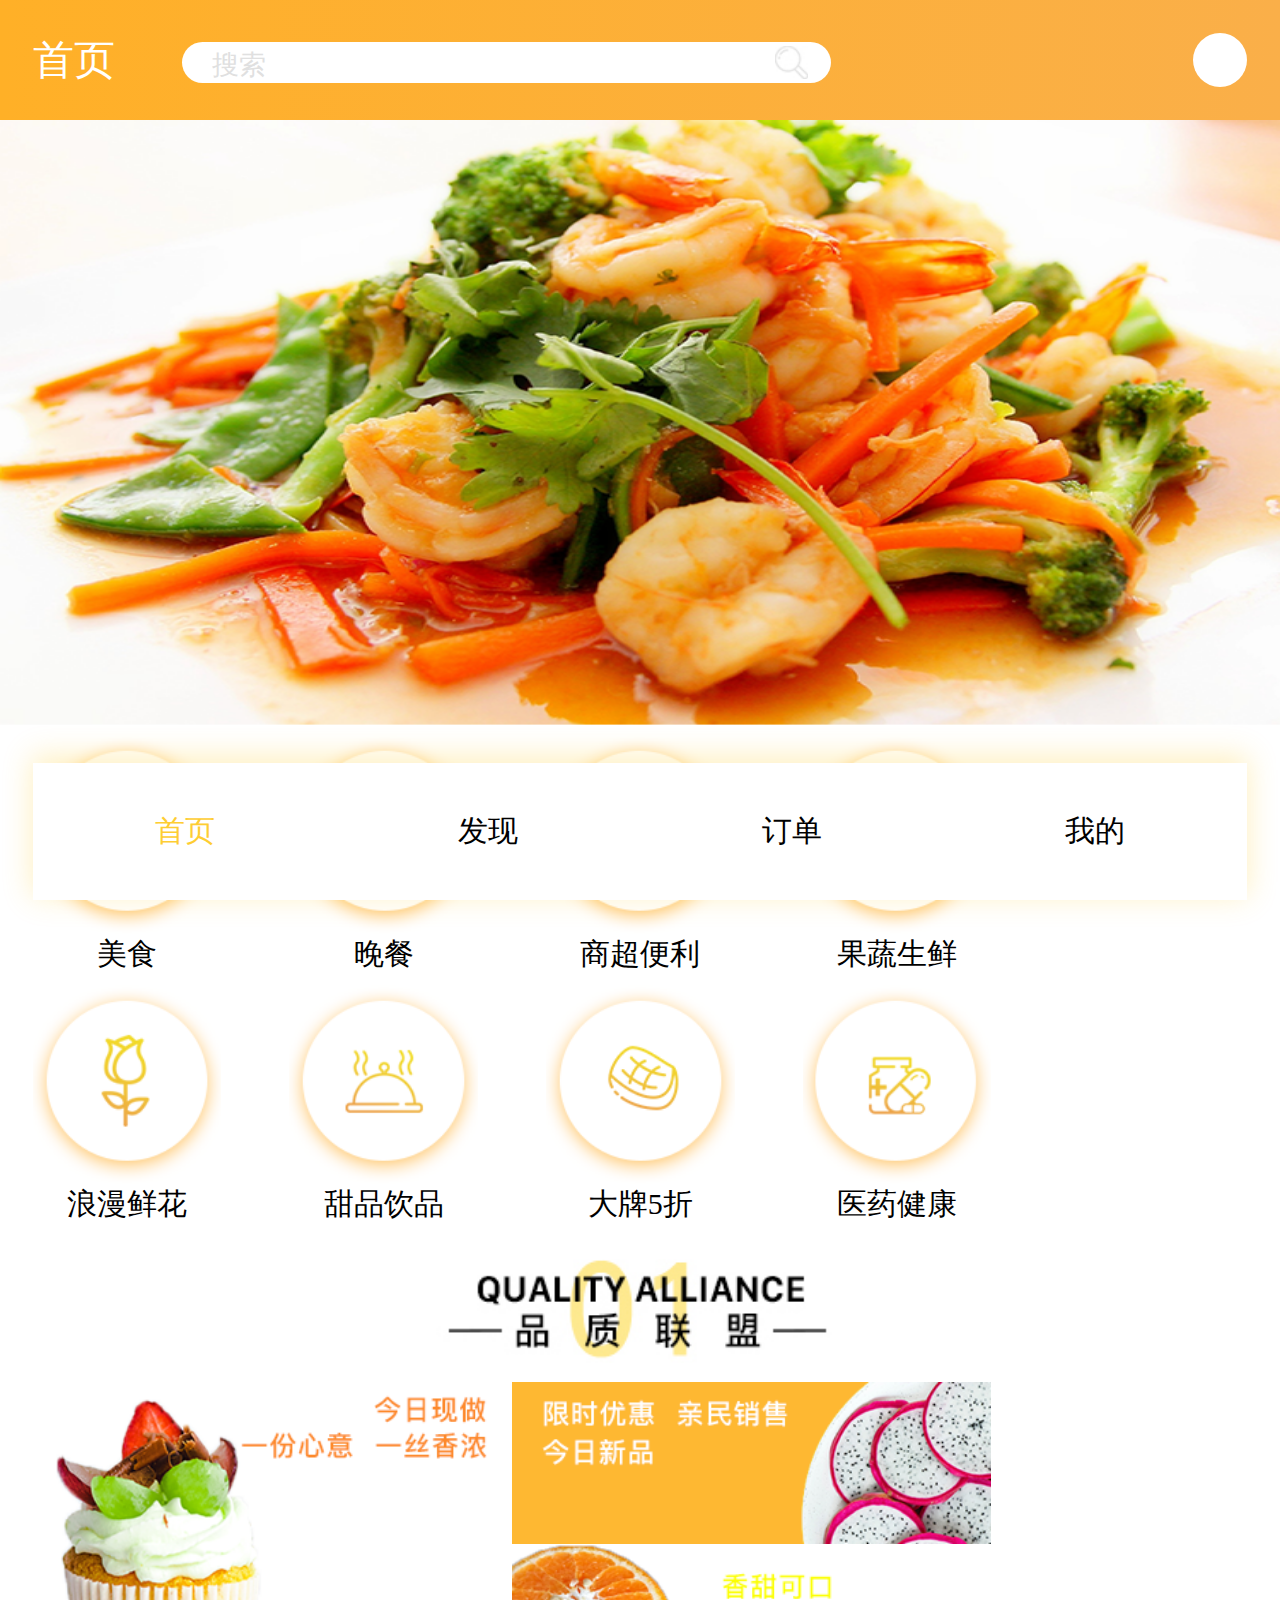
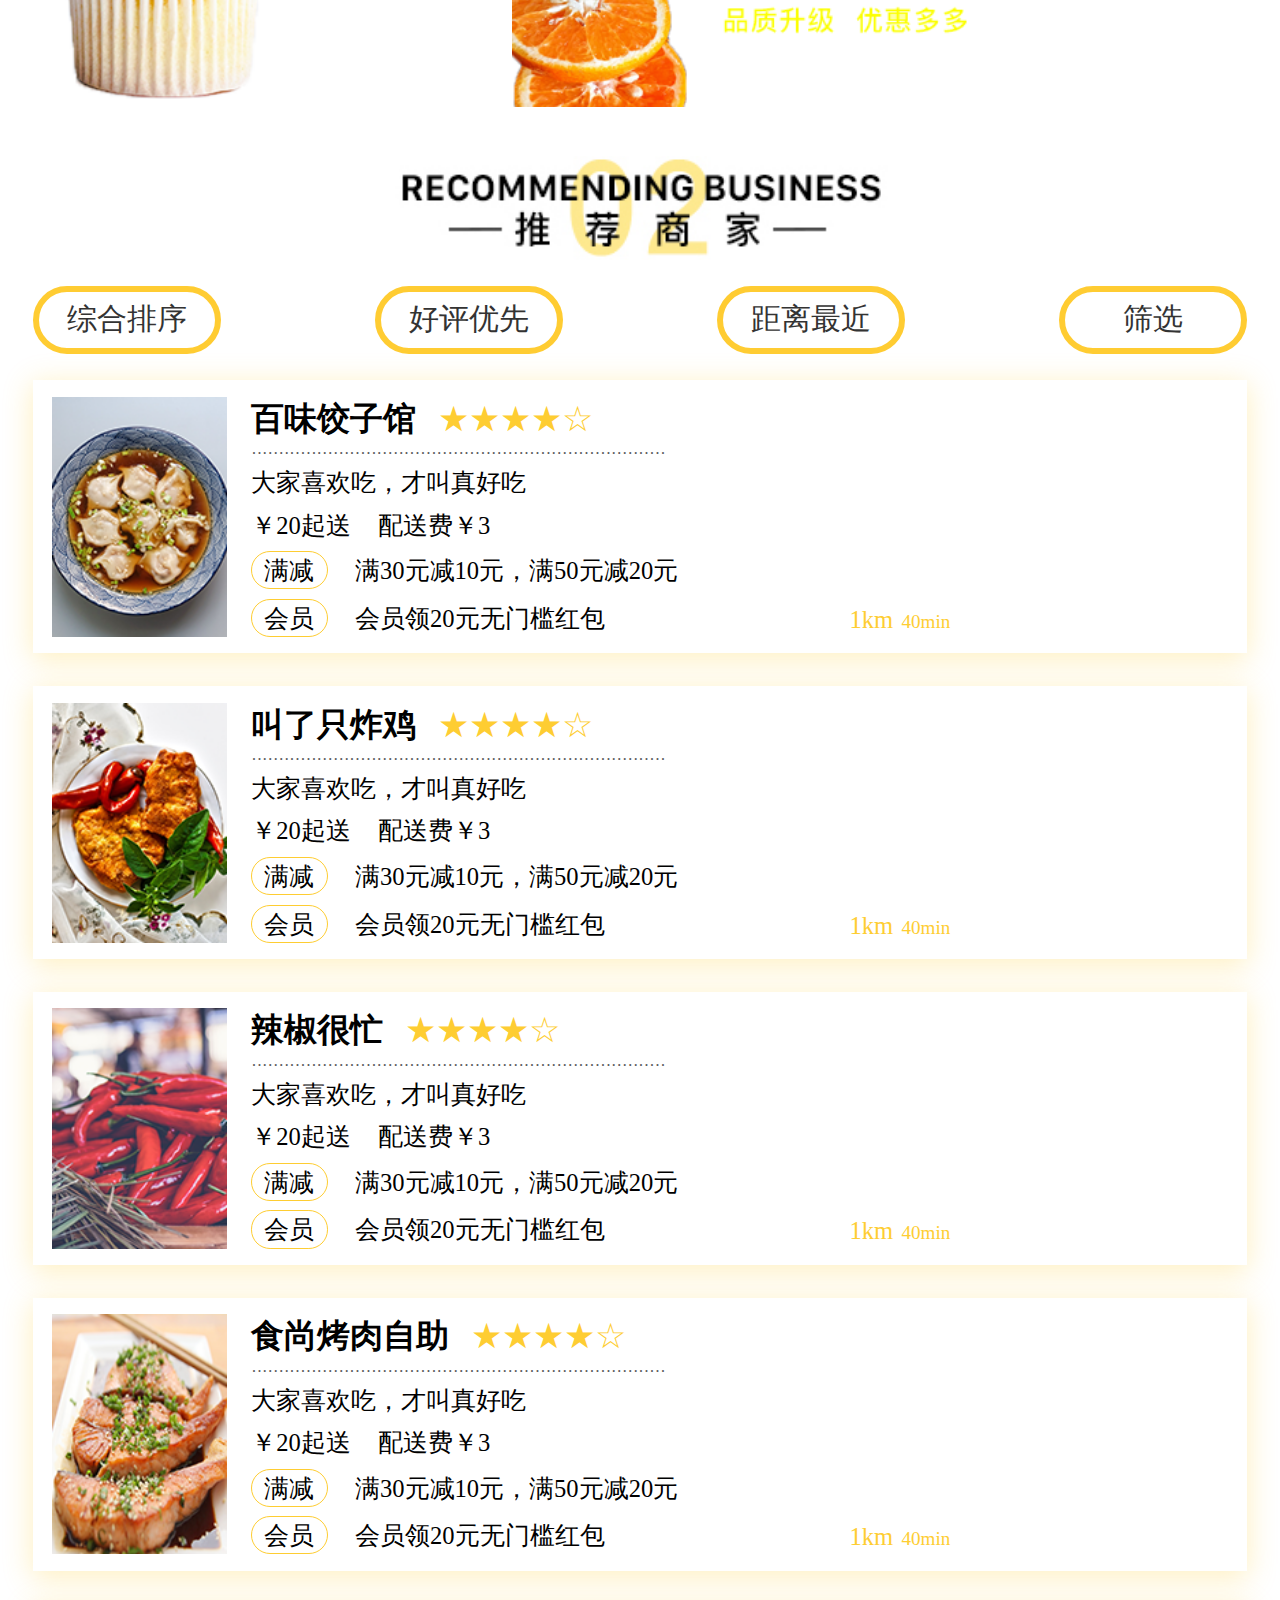
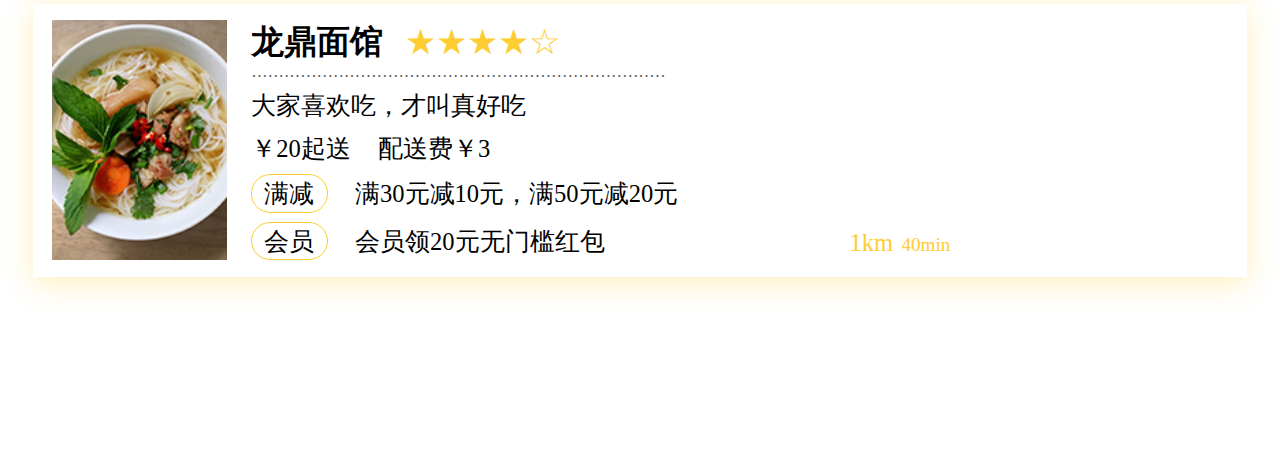
<file: index.html>
<!DOCTYPE html>
<html lang="en">
<head>
	<meta charset="UTF-8">
	<title>首页</title>
	<meta name="viewport" content="width=device-width,initial-scale=1.0,user-scalable=no">
	<link rel="stylesheet" href="css/rem.css">
	<link rel="stylesheet" href="https://at.alicdn.com/t/font_782928_7bvwamq0pzf.css">
	<link rel="stylesheet" href="css/swiper-4.3.5.min.css">
	<script src="js/swiper-4.3.5.min.js"></script>
	<link rel="stylesheet" href="css/index.css">
</head>
<body>
	<!-- 头部搜索开始 -->
	<header>
		<div class="pos">首页</div>
		<div class="search">
			<input type="text" placeholder="搜索">
			
		</div>
		<div class="scan">
			<i class="iconfont icon-saoyisao"></i>
		</div>
	</header>
	<!-- 头部搜索结束 -->

	<!-- 轮播图开始 -->
	<div class="banner">
		<div class="swiper-container banner">
		    <div class="swiper-wrapper">
		        <div class="swiper-slide">
		        	<img src="img/banner.png" alt="">
		        </div>
		        <div class="swiper-slide">
		        	<img src="img/banner.png" alt="">
		        </div>
		        <div class="swiper-slide">
		        	<img src="img/banner.png" alt="">
		        </div>
		    </div>
		    <!-- 如果需要分页器 -->
		    <!-- <div class="swiper-pagination"></div> -->
		    
		    <!-- 如果需要导航按钮 -->
		    <!-- <div class="swiper-button-prev"></div> -->
		    <!-- <div class="swiper-button-next"></div> -->
		    
		    <!-- 如果需要滚动条 -->
		    <!-- <div class="swiper-scrollbar"></div> -->
		</div>
		<!-- <img src="img/banner.png" alt=""> -->
	</div>
	<!-- 轮播图结束 -->

	<!-- 导航开始 -->
	<nav>
		<main>
			<ul>
				<li>
					<img src="img/food.png" alt="">
					<span>美食</span>
				</li>
				<li>
					<img src="img/dinner.png" alt="">
					<span>晚餐</span>
				</li>
				<li>
					<img src="img/market.png" alt="">
					<span>商超便利</span>
				</li>
				<li>
					<img src="img/fruit.png" alt="">
					<span>果蔬生鲜</span>
				</li>
			</ul>
			<ul>
				<li>
					<img src="img/flower.png" alt="">
					<span>浪漫鲜花</span>
				</li>
				<li>
					<img src="img/food.png" alt="">
					<span>甜品饮品</span>
				</li>
				<li>
					<img src="img/steak.png" alt="">
					<span>大牌5折</span>
				</li>
				<li>
					<img src="img/health.png" alt="">
					<span>医药健康</span>
				</li>
			</ul>
		</main>
	</nav>
	<!-- 导航结束 -->

	<!-- 品质联盟开始 -->
	<div class="quality">
		<img src="img/quality.png" alt="">
	</div>
	<div class="picture">
		<div class="left">
			<img src="img/01.png" alt="">
		</div>
		<div class="right">
			<img src="img/02.png" alt="">
			<img src="img/03.png" alt="">
		</div>
	</div>
	<!-- 品质联盟结束 -->


	<!-- 推荐商家开始 -->
	<div class="business">
		<img src="img/business.png" alt="">
	</div>
	<div class="choose">
		<div class="box">综合排序</div>
		<div class="box">好评优先</div>
		<div class="box">距离最近</div>
		<div class="box">筛选</div>
	</div>
	<div class="list">
		<ul>
			<li>
				<div class="pic">
					<img src="img/dumpling.png" alt="">
				</div>
				<div class="content">
					<div class="name">
						<h6>百味饺子馆</h6>
						<div class="star">★★★★☆</div>
					</div>
					<div class="point">············································································</div>
					<div class="adv">大家喜欢吃，才叫真好吃</div>
					<div class="send">
						<p>￥20起送</p>
						<p>配送费￥3</p>
					</div>
					<div class="reduce">
						<div class="lable">满减</div>
						<p>满<span>30</span>元减<span>10</span>元，满<span>50</span>元减<span>20</span>元</p>
					</div>
					<div class="members">
						<div class="left">
							<div class="lable">会员</div>
							<p>会员领<span>20</span>元无门槛红包</p>
						</div>
						<div class="right">
							<div class="distance">
								<i class="iconfont icon-dingwei"></i>
								<span>1</span>km
							</div>
							<div class="time">
								<i class="iconfont icon-msnui-clock"></i>
								<span>40</span>min
							</div>
						</div>
					</div>
				</div>
			</li>
			<li>
				<div class="pic">
					<img src="img/call-chicken.png" alt="">
				</div>
				<div class="content">
					<div class="name">
						<h6>叫了只炸鸡</h6>
						<div class="star">★★★★☆</div>
					</div>
					<div class="point">············································································</div>
					<div class="adv">大家喜欢吃，才叫真好吃</div>
					<div class="send">
						<p>￥20起送</p>
						<p>配送费￥3</p>
					</div>
					<div class="reduce">
						<div class="lable">满减</div>
						<p>满<span>30</span>元减<span>10</span>元，满<span>50</span>元减<span>20</span>元</p>
					</div>
					<div class="members">
						<div class="left">
							<div class="lable">会员</div>
							<p>会员领<span>20</span>元无门槛红包</p>
						</div>
						<div class="right">
							<div class="distance">
								<i class="iconfont icon-dingwei"></i>
								<span>1</span>km
							</div>
							<div class="time">
								<i class="iconfont icon-msnui-clock"></i>
								<span>40</span>min
							</div>
						</div>
					</div>
				</div>
			</li>
			<a href="store.html">
				<li>
					<div class="pic">
						<img src="img/pepper.png" alt="">
					</div>
					<div class="content">
						<div class="name">
							<h6>辣椒很忙</h6>
							<div class="star">★★★★☆</div>
						</div>
						<div class="point">············································································</div>
						<div class="adv">大家喜欢吃，才叫真好吃</div>
						<div class="send">
							<p>￥20起送</p>
							<p>配送费￥3</p>
						</div>
						<div class="reduce">
							<div class="lable">满减</div>
							<p>满<span>30</span>元减<span>10</span>元，满<span>50</span>元减<span>20</span>元</p>
						</div>
						<div class="members">
							<div class="left">
								<div class="lable">会员</div>
								<p>会员领<span>20</span>元无门槛红包</p>
							</div>
							<div class="right">
								<div class="distance">
									<i class="iconfont icon-dingwei"></i>
									<span>1</span>km
								</div>
								<div class="time">
									<i class="iconfont icon-msnui-clock"></i>
									<span>40</span>min
								</div>
							</div>
						</div>
					</div>
				</li>
			</a>
			<li>
				<div class="pic">
					<img src="img/seafood.png" alt="">
				</div>
				<div class="content">
					<div class="name">
						<h6>食尚烤肉自助</h6>
						<div class="star">★★★★☆</div>
					</div>
					<div class="point">············································································</div>
					<div class="adv">大家喜欢吃，才叫真好吃</div>
					<div class="send">
						<p>￥20起送</p>
						<p>配送费￥3</p>
					</div>
					<div class="reduce">
						<div class="lable">满减</div>
						<p>满<span>30</span>元减<span>10</span>元，满<span>50</span>元减<span>20</span>元</p>
					</div>
					<div class="members">
						<div class="left">
							<div class="lable">会员</div>
							<p>会员领<span>20</span>元无门槛红包</p>
						</div>
						<div class="right">
							<div class="distance">
								<i class="iconfont icon-dingwei"></i>
								<span>1</span>km
							</div>
							<div class="time">
								<i class="iconfont icon-msnui-clock"></i>
								<span>40</span>min
							</div>
						</div>
					</div>
				</div>
			</li>
			<li>
				<div class="pic">
					<img src="img/noodles.png" alt="">
				</div>
				<div class="content">
					<div class="name">
						<h6>龙鼎面馆</h6>
						<div class="star">★★★★☆</div>
					</div>
					<div class="point">············································································</div>
					<div class="adv">大家喜欢吃，才叫真好吃</div>
					<div class="send">
						<p>￥20起送</p>
						<p>配送费￥3</p>
					</div>
					<div class="reduce">
						<div class="lable">满减</div>
						<p>满<span>30</span>元减<span>10</span>元，满<span>50</span>元减<span>20</span>元</p>
					</div>
					<div class="members">
						<div class="left">
							<div class="lable">会员</div>
							<p>会员领<span>20</span>元无门槛红包</p>
						</div>
						<div class="right">
							<div class="distance">
								<i class="iconfont icon-dingwei"></i>
								<span>1</span>km
							</div>
							<div class="time">
								<i class="iconfont icon-msnui-clock"></i>
								<span>40</span>min
							</div>
						</div>
					</div>
				</div>
			</li>
		</ul>
	</div>
	<!-- 推荐商家结束 -->

	<!-- 底部开始 -->
	<div class="bottom">
		<ul>
			<a href="javascript:;">
				<li>
					<i class="iconfont icon-shouye yanse"></i>
					<h5 class="yanse">首页</h5>
				</li>
			</a>
			<li>
				<i class="iconfont icon-faxian"></i>
				<h5>发现</h5>
			</li>
			<a href="order.html">
				<li>
					<i class="iconfont icon-74wodedingdan"></i>
					<h5>订单</h5>
				</li>
			</a>
			<a href="user.html">
				<li>
					<i class="iconfont icon-wode"></i>
					<h5>我的</h5>
				</li>
			</a>

		</ul>
	</div>
	<!-- 底部结束 -->
	


	<script>        
	  var mySwiper = new Swiper ('.swiper-container', {
	    direction: 'horizontal',
	    loop: true,
	    
	    // 如果需要分页器
	    pagination: {
	      el: '.swiper-pagination',
	    },
	    autoplay:true,
	    
	    // 如果需要前进后退按钮
	    // navigation: {
	    //   nextEl: '.swiper-button-next',
	    //   prevEl: '.swiper-button-prev',
	    // },
	    
	    // 如果需要滚动条
	  //   scrollbar: {
	  //     el: '.swiper-scrollbar',
	  //   },
	  })        
	  </script>
</body>
</html>
</file>
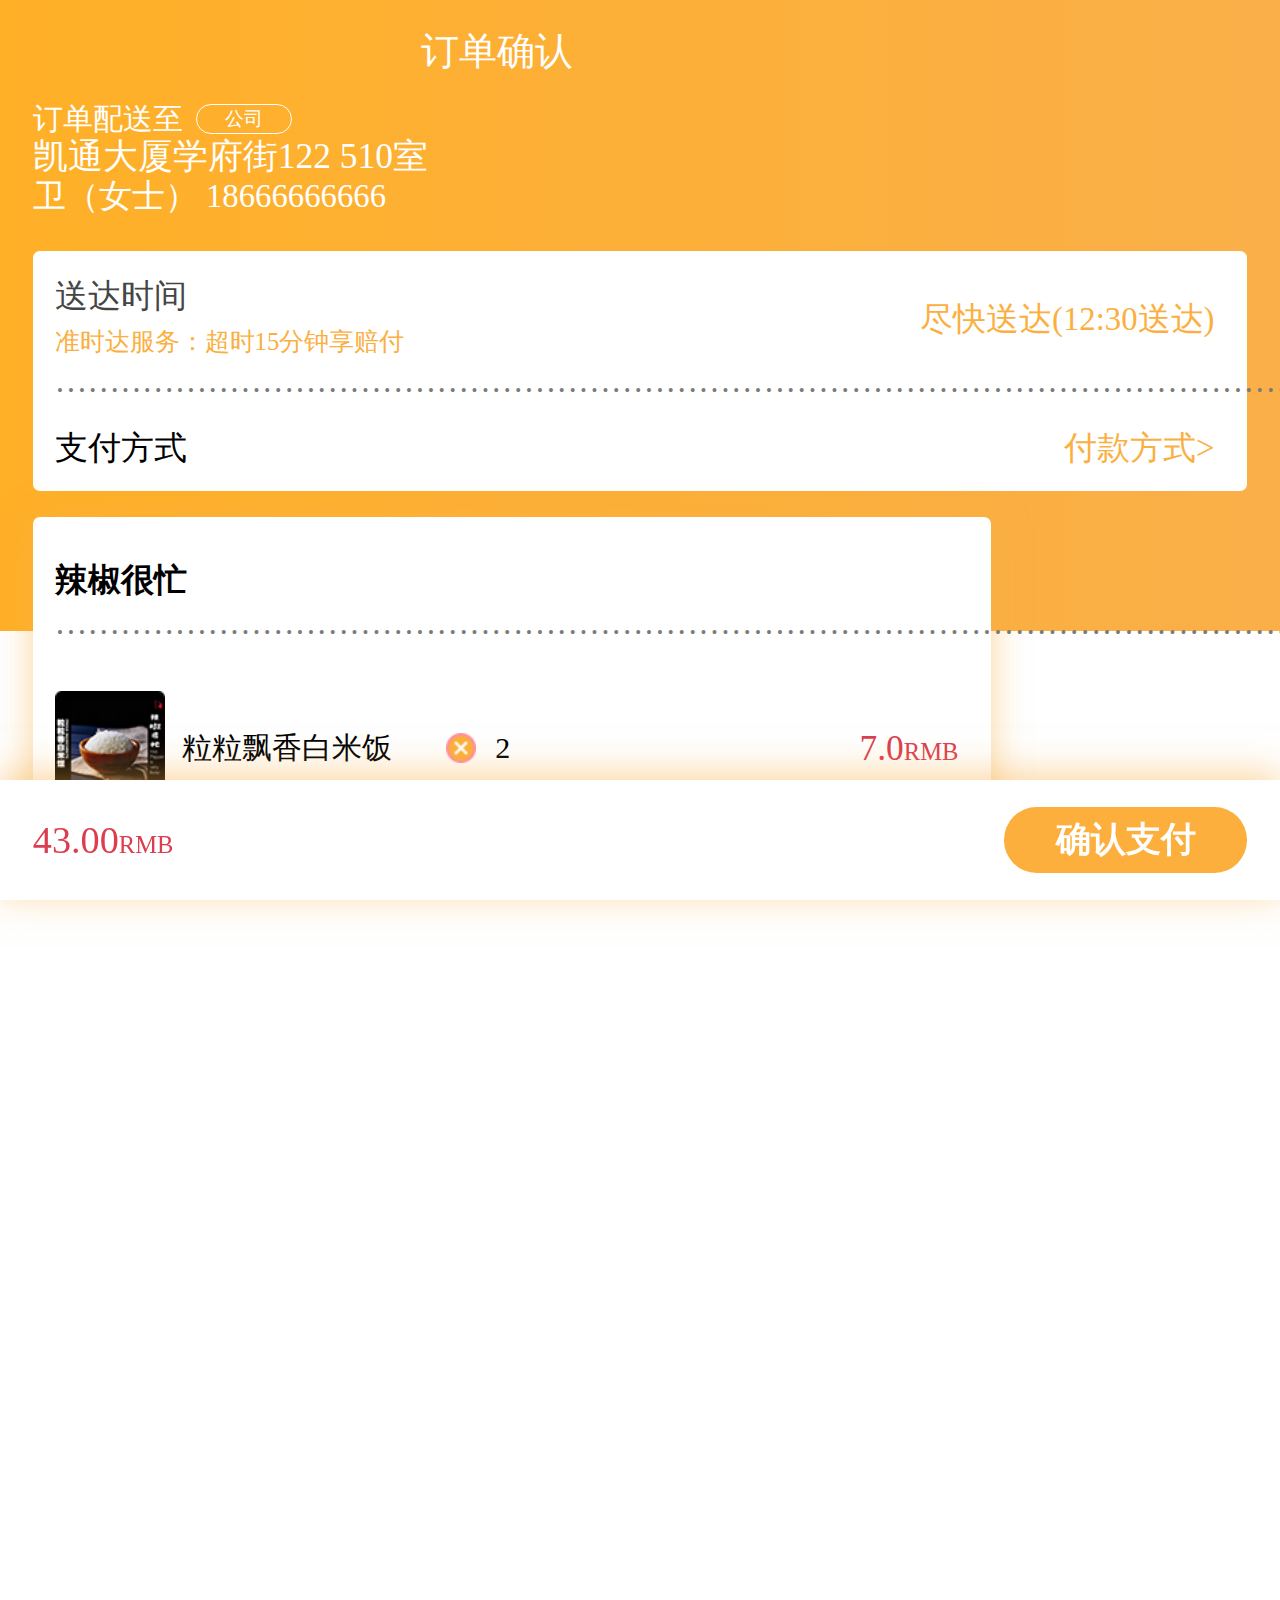
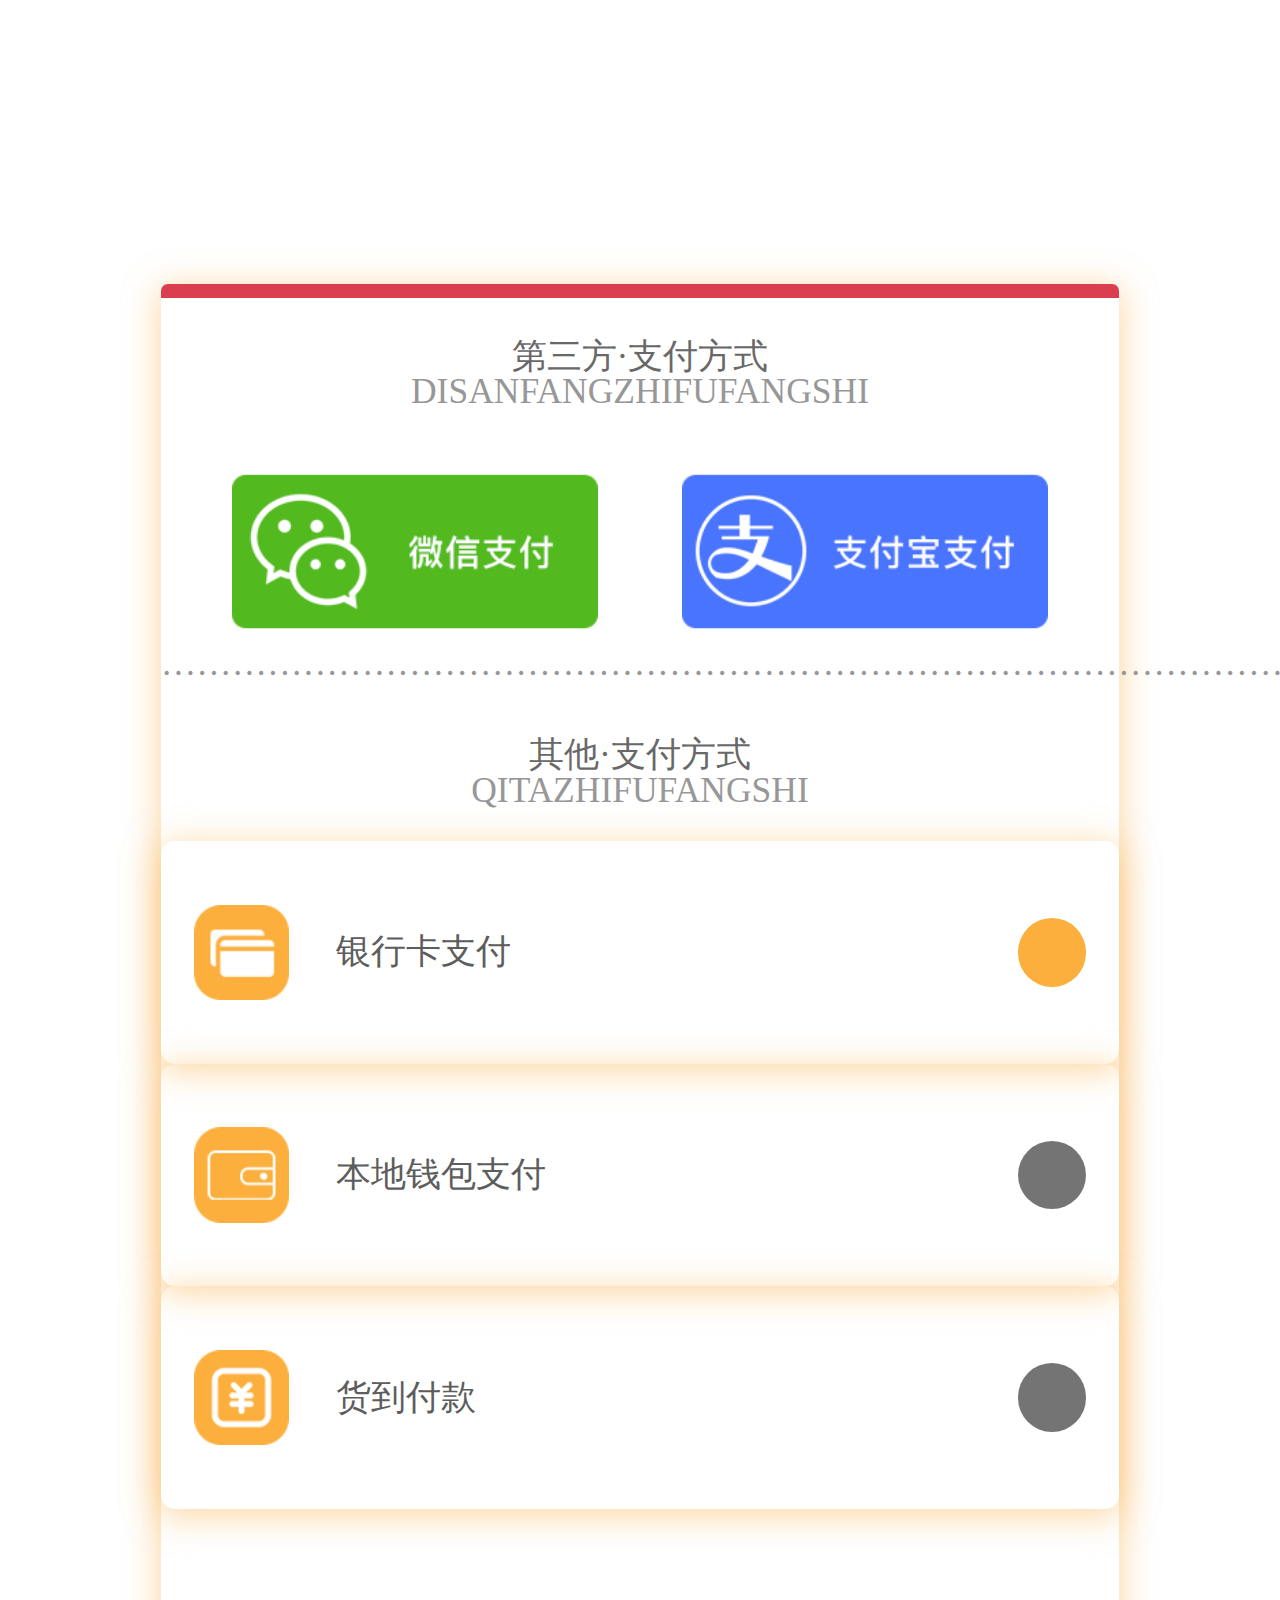
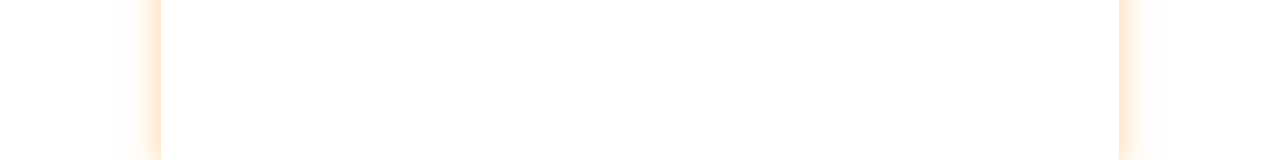
<file: confirm-order.html>
<!DOCTYPE html>
<html lang="en">
<head>
	<meta charset="UTF-8">
	<title>确认订单</title>
	<meta name="viewport" content="width=device-width,initial-scale=1.0,user-scalable=no">
	<link rel="stylesheet" href="css/rem.css">
	<link rel="stylesheet" href="https://at.alicdn.com/t/font_782928_7bvwamq0pzf.css">
	<link rel="stylesheet" href="css/confirm-order.css">
	<script src="js/confirm-order.js"></script>
</head>
<body>
	<!-- 顶部开始 -->
	<header>
		<div class="title">
			<a href="store.html"><div class="back">
				<i class="iconfont icon-fanhui"></i>
			</div></a>
			<div class="word">订单确认</div>
		</div>

		<div class="text">
			<div class="company">
				<p>订单配送至</p>
				<div class="sign">公司</div>
			</div>
			<span class="address">凯通大厦学府街122 510室</span>
			<div class="information">
				<span class="name">卫（女士）</span>
				<span class="phone">18666666666</span>
			</div>
		</div>

		<div class="arrive">
			<div class="time">
				<div class="box1">送达时间</div>
				<div class="box2">尽快送达(12:30送达)</div>
				<div class="box3">准时达服务：超时15分钟享赔付</div>
			</div>
			<p class="point">··················································································································</p>
			<div class="pay">
				<h3>支付方式</h3>
				<h4>付款方式&gt;</h4>
			</div>
		</div>

		<div class="goods">
			<h3>辣椒很忙</h3>
			<p class="point">··················································································································</p>
			<div class="food">
				<div class="meal">
					<img src="img/rice-confirm order.png" alt="">
					<div class="name">粒粒飘香白米饭</div>
					<img src="img/cheng.png" alt="" class="multi">
					<div class="num">2</div>
					<p>
						<span>7.0</span>RMB
					</p>
				</div>
				<div class="meal">
					<img src="img/tofu-confirm order.png" alt="">
					<div class="name">辣椒很忙的豆腐</div>
					<img src="img/cheng.png" alt="" class="multi">
					<div class="num">1</div>
					<p>
						<span>36</span>RMB
					</p>
				</div>
				<div class="meal">
					<img src="img/rice-confirm order.png" alt="">
					<div class="name">粒粒飘香白米饭</div>
					<img src="img/cheng.png" alt="" class="multi">
					<div class="num">2</div>
					<p>
						<span>7.0</span>RMB
					</p>
				</div>
			</div>

			<p class="point-2">··················································································································</p>

			<div class="envelope">
				<div class="left">红包</div>
				<div class="right">无可用红包&gt;</div>
			</div>

			<p class="point-2">··················································································································</p>

			<div class="subtotal">
				<div class="left">小计</div>
				<div class="right"><span>43</span>RMB</div>
			</div>
		</div>
	</header>
	<!-- 顶部结束 -->


	<!-- 中间开始 -->
	<main>
		<div class="tableware">
			<div class="note">
				<div class="left">订餐备注</div>
				<div class="right">口味、偏好&gt;</div>
			</div>

			<p class="point-2">··················································································································</p>

			<div class="tb-num">
				<div class="left">餐具份数</div>
				<div class="right">未选择&gt;</div>
			</div>
		</div>
	</main>
	<!-- 中间结束 -->


	<!-- 底部开始 -->
	<footer>
		<div class="price"><span>43.00</span>RMB</div>
		<a href="password.html"><div class="confirm">确认支付</div></a>
	</footer>
	<!-- 底部结束 -->


	<!--弹框开始-->
	<div class="content">
		<div class="top"></div>
		<div class="payment">
			<div class="title">
				<h3>第三方·支付方式</h3>
				<p class="eng">DISANFANGZHIFUFANGSHI</p>
			</div>

			<div class="picture">
				<img src="img/wechat.png" alt="">
				<img src="img/alipay.png" alt="">
			</div>

			<p class="point">················································································································</p>

			<div class="title tltle2">
				<h3>其他·支付方式</h3>
				<p class="eng">QITAZHIFUFANGSHI</p>
			</div>

			<div class="box">
				<div class="left">
					<img src="img/bank card.png" alt="">
					<div class="word">银行卡支付</div>
				</div>
				<div class="right pick">
					<i class="iconfont icon-duigou"></i>
				</div>
			</div>
			<div class="box">
				<div class="left">
					<img src="img/wallet.png" alt="">
					<div class="word">本地钱包支付</div>
				</div>
				<div class="right">
					<i class="iconfont icon-duigou"></i>
				</div>
			</div>
			<div class="box">
				<div class="left">
					<img src="img/pay.png" alt="">
					<div class="word">货到付款</div>
				</div>
				<div class="right">
					<i class="iconfont icon-duigou"></i>
				</div>
			</div>

		</div>
	</div>
	<!--弹框结束-->

</body>
</html>
</file>
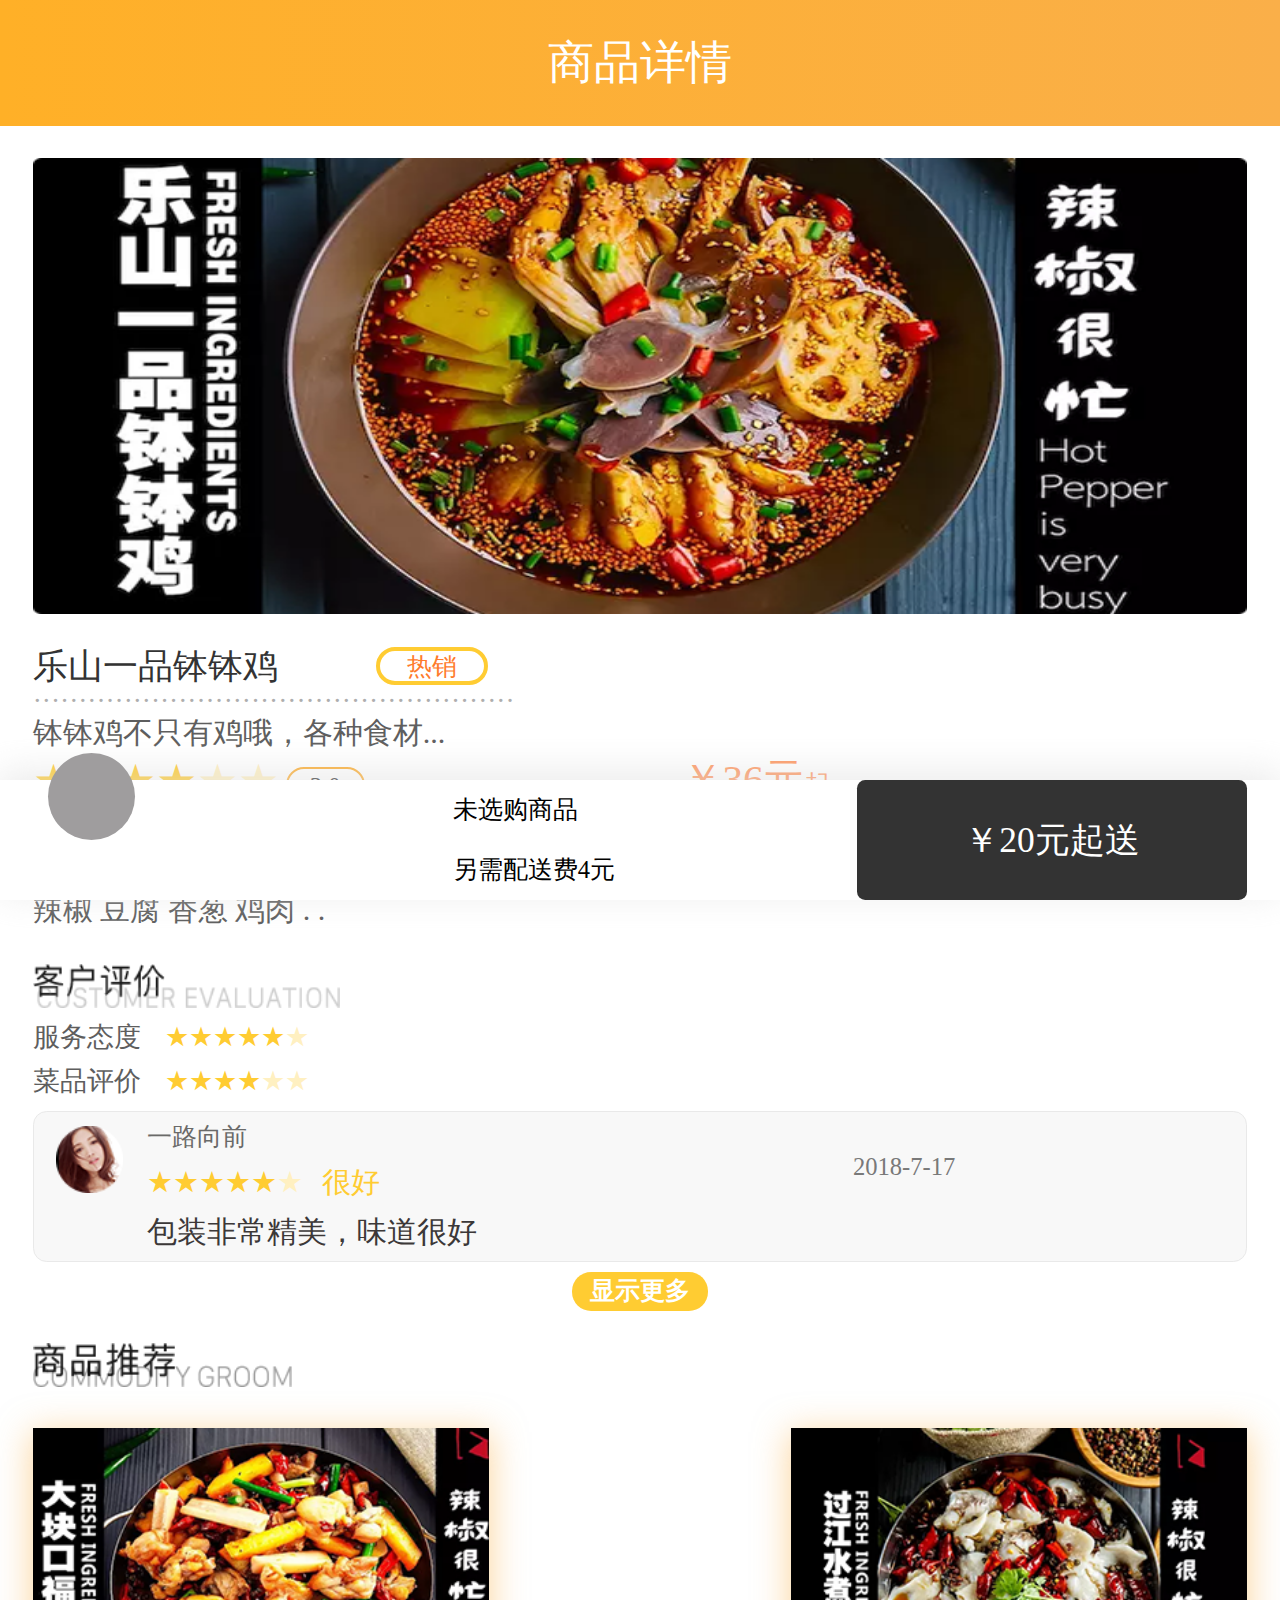
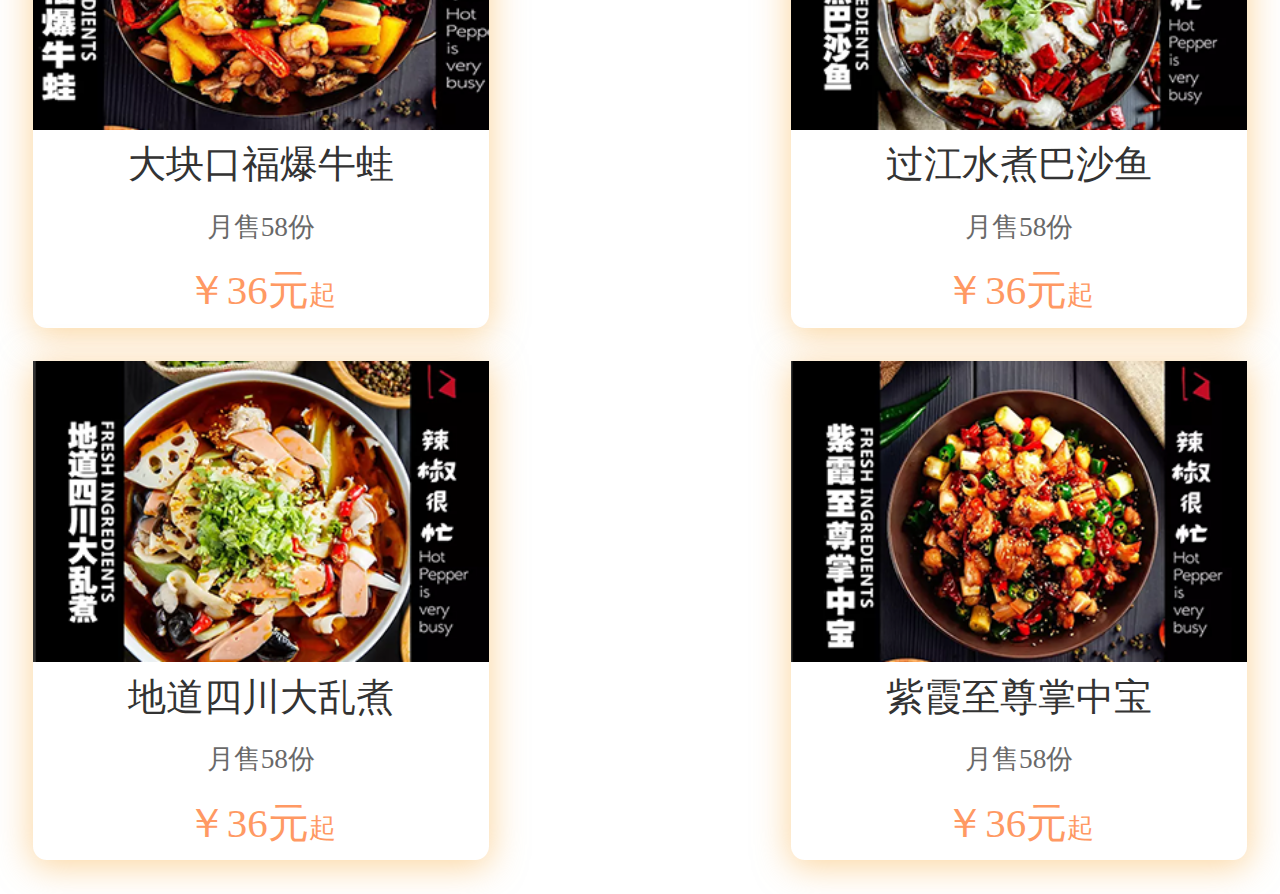
<file: goods-details.html>
<!DOCTYPE html>
<html lang="en">
<head>
	<meta charset="UTF-8">
	<title>商品详情</title>
	<meta name="viewport" content="width=device-width,initial-scale=1.0,user-scalable=no">
	<link rel="stylesheet" href="css/rem.css">
	<link rel="stylesheet" href="https://at.alicdn.com/t/font_784712_7oxgji0m217.css">
	<link rel="stylesheet" href="css/goods-details.css">
</head>
<body>
	<!-- 顶部开始 -->
	<header>
		<div class="title">
			<ul>
				<li>
					<a href="store.html">
						<i class="iconfont icon-fanhui"></i>
					</a>
				</li>
				<li>商品详情</li>
				<li>
					<a href="">
						<i class="iconfont icon-fenxiangcopy"></i>
					</a>
				</li>
			</ul>
		</div>
	</header>
	<!-- 顶部结束 -->

	<!-- 商品图开始 -->
	<div class="picture">
		<img src="img/chicken.png" alt="">
	</div>
	<!-- 商品图结束 -->

	<!-- 产品介绍开始 -->
	<div class="introduce">
		<div class="name">
			<div class="chicken">乐山一品钵钵鸡</div>
			<div class="hot">热销</div>
		</div>
		<p class="point">·····················································</p>
		<p class="word">钵钵鸡不只有鸡哦，各种食材...</p>
		<div class="level">
			<div class="star">★★★★<p>★★</p></div>
			<div class="num">3.0</div>
			<div class="price">￥<span>36</span>元<p>起</p></div>
		</div>
	</div>
	<!-- 产品介绍结束 -->

	<!-- 配菜开始 -->
	<div class="vegetable">
		<div class="title">
			<img src="img/vegetable.png" alt="">
			<p>辣椒  豆腐  香葱  鸡肉 . .</p>
		</div>
	</div>
	<!-- 配菜结束 -->

	<!-- 客户评价开始 -->
	<div class="evaluation">
		<img src="img/evaluate.png" alt="">
		<div class="service">
			<div class="attitude">服务态度</div>
			<div class="star">★★★★★<p>★</p></div>
		</div>
		<div class="eva">
			<div class="attitude">菜品评价</div>
			<div class="star">★★★★<p>★★</p></div>
		</div>

		<div class="user">
			<div class="left">
				<img src="img/head.png" alt="">
			</div>
			<div class="center">
				<h5>一路向前</h5>
				<div class="star">★★★★★<p>★</p>很好</div>
				<h3>包装非常精美，味道很好</h3>
			</div>
			<div class="right">2018-7-17</div>
		</div>
		<div class="more">显示更多</div>
	</div>
	<!-- 客户评价结束 -->

	<!-- 商品推荐开始 -->
	<div class="recommend">
		<div class="pic">
			<img src="img/recommend.png" alt="">
		</div>
		<div class="box">
			<ul>
				<li>
					<div class="photo">
						<img src="img/bullfrog.png" alt="">
					</div>
					<div class="word">
						<h5>大块口福爆牛蛙</h5>
						<h6>月售58份</h6>
						<h4>￥36元<p>起</p></h4>
					</div>
				</li>
				<li>
					<div class="photo">
						<img src="img/fish-pay success.png" alt="">
					</div>
					<div class="word">
						<h5>过江水煮巴沙鱼</h5>
						<h6>月售58份</h6>
						<h4>￥36元<p>起</p></h4>
					</div>
				</li>
			</ul>
			<ul>
				<li>
					<div class="photo">
						<img src="img/cook-pay success.png" alt="">
					</div>
					<div class="word">
						<h5>地道四川大乱煮</h5>
						<h6>月售58份</h6>
						<h4>￥36元<p>起</p></h4>
					</div>
				</li>
				<li>
					<div class="photo">
						<img src="img/baby-pay success.png" alt="">
					</div>
					<div class="word">
						<h5>紫霞至尊掌中宝</h5>
						<h6>月售58份</h6>
						<h4>￥36元<p>起</p></h4>
					</div>
				</li>
			</ul>
		</div>
	</div>
	<!-- 商品推荐结束 -->

	<!-- 底部开始 -->
	<footer>
		<div class="bottom">
			<div class="car">
				<i class="iconfont icon-gouwuche"></i>
			</div>
			<div class="buy">
				<p>未选购商品</p>
				<p>另需配送费<span>4</span>元</p>
			</div>
			<div class="pay">￥<span>20</span>元起送</div>
		</div>
	</footer>
	<!-- 底部结束 -->
</body>
</html>
</file>
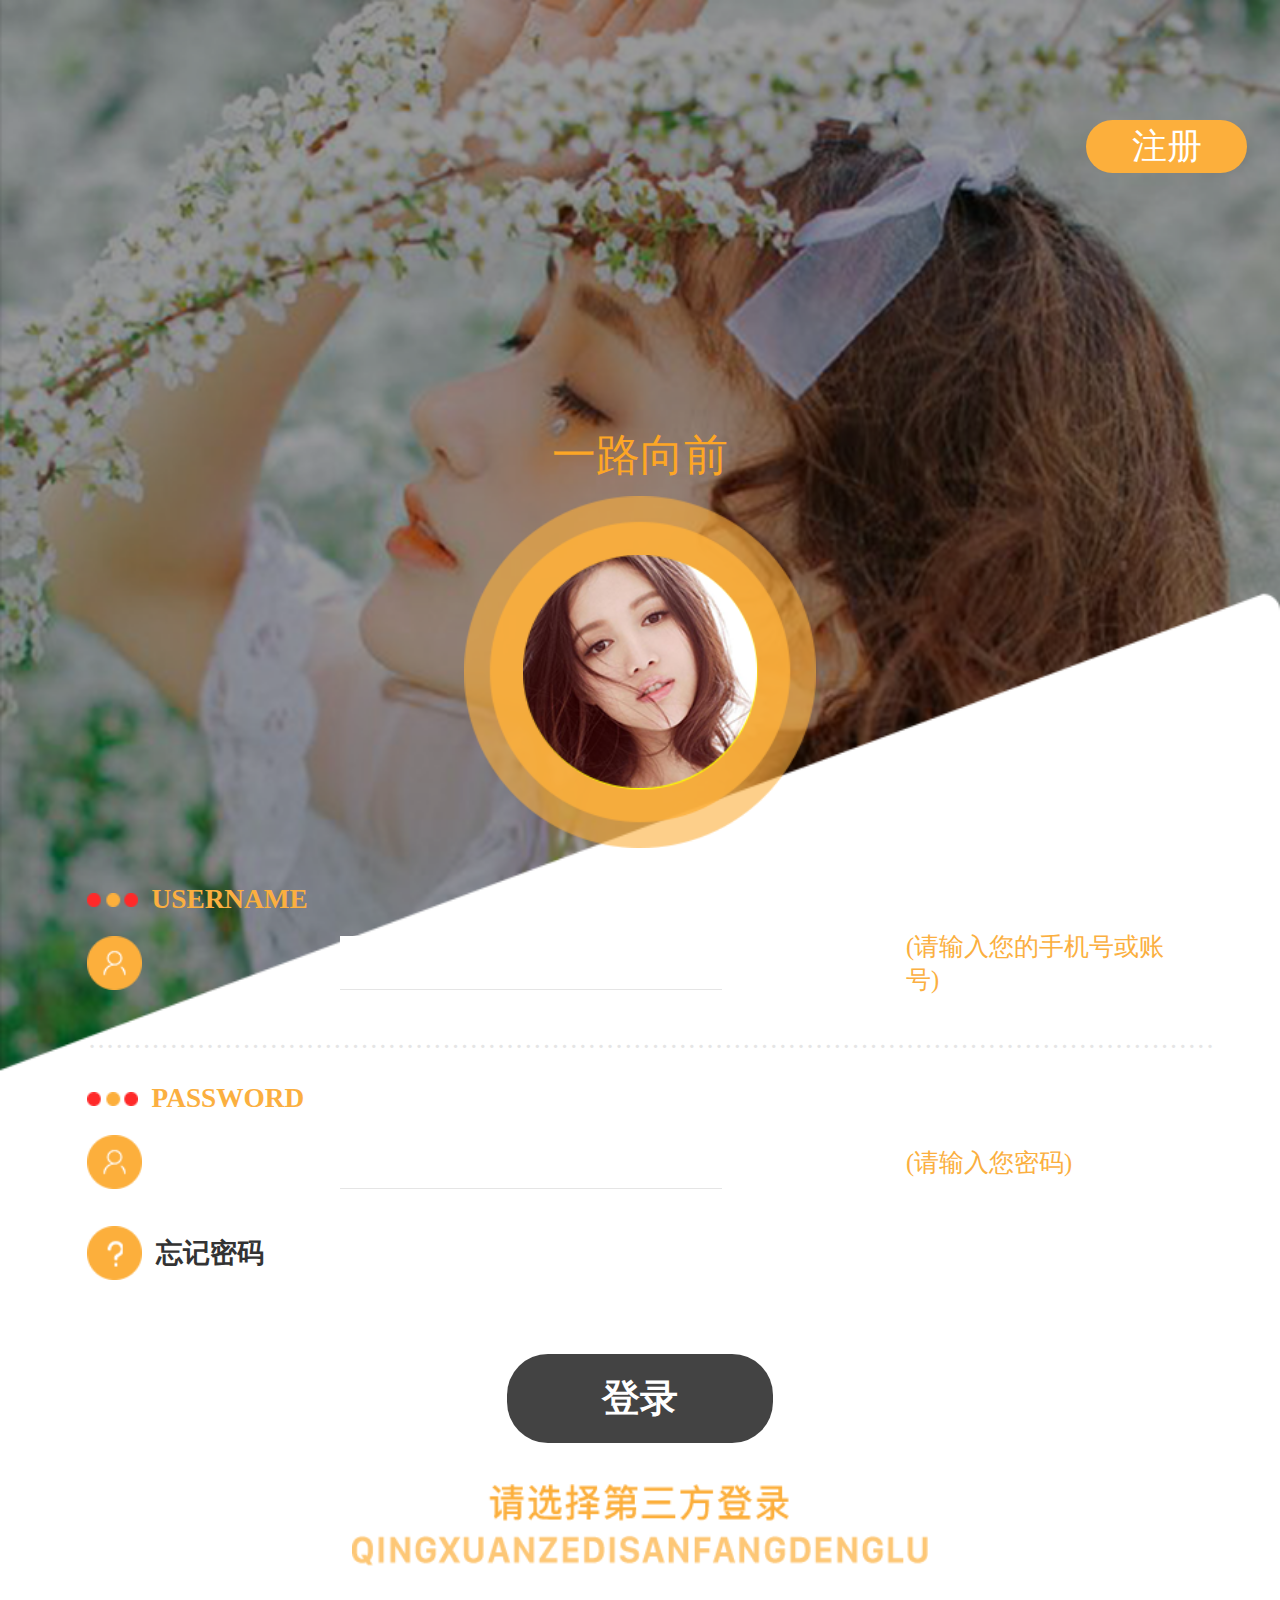
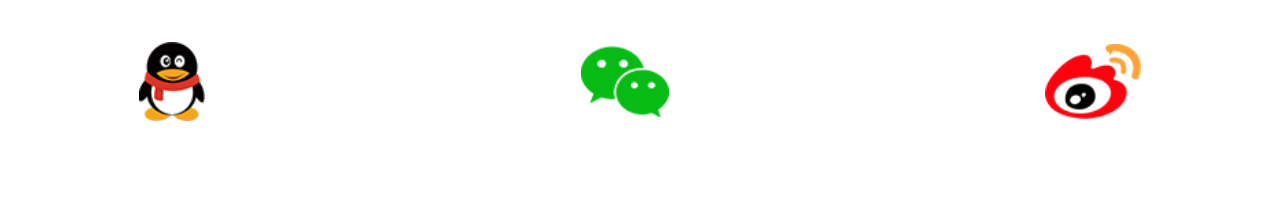
<file: login.html>
<!DOCTYPE html>
<html lang="en">
<head>
	<meta charset="UTF-8">
	<title>登录</title>
	<meta name="viewport" content="width=device-width,initial-scale=1.0,user-scalable=no">
	<link rel="stylesheet" href="css/rem.css">
	<link rel="stylesheet" href="css/login.css">
	<script src="js/login.js"></script>
</head>
<body>
	<!-- 注册按钮开始 -->
	<a href="register.html"><div class="bottom">
		<button>注册</button>
	</div></a>
	<!-- 注册按钮结束 -->

	<!-- 名字、头像开始 -->
	<div class="desc">
		<div class="name">
			<span>一路向前</span>
		</div>
		<div class="head">
			<img src="img/login-head.png" alt="">
		</div>
	</div>
	<!-- 名字、头像结束 -->


	<!-- 输入用户名、密码开始 -->
	<div class="info">
		<div class="username">

			<div class="top">
				<img src="img/login-point.png" alt="">
				<p>USERNAME</p>
				<div class="li-top-right erroy1">
					<img src="img/prompt-user.png" alt="" id="prompt">
				</div>
			</div>

			<div class="second">
				<div class="label">
					<img src="img/login-user.png" alt="">
				</div>
				<input type="text" class="user">
				<p>(请输入您的手机号或账号)</p>
				<img src="img/right.png" alt="" id="right">
			</div>

		</div>
		<div class="point">····························································································································</div>
		<div class="password">
			
			<div class="top">
				<img src="img/login-point.png" alt="">
				<p>PASSWORD</p>
				<div class="li-top-right erroy2">
					<img src="img/prompt-pass.png" alt="" id="prompt">
				</div>
			</div>

			<div class="second">
				<div class="label">
					<img src="img/login-user.png" alt="">
				</div>
				<input type="password" class="pass">
				<p>(请输入您密码)</p>
				<img src="img/right.png" alt="" id="right">
			</div>

		</div>
		<div class="forget">
			<img src="img/login-forget.png" alt="">
			<p>忘记密码</p>
		</div>
	</div>
	<!-- 输入用户名、密码结束 -->


	<!-- 登录按钮开始 -->
	<button class="login">登录</button>
	<!--<a href="index.html"><div class="login">登录</div></a>-->
	<!-- 登录按钮结束 -->


	<!-- 第三方开始 -->
	<div class="other">
		<img src="img/login-other.png" alt="">
	</div>
	<!-- 第三方结束 -->


	<!-- 第三方图标开始 -->
	<div class="picture">
		<img src="img/login-QQ.png" alt="" class="qq">
		<img src="img/login-wechat.png" alt="" class="wechat">
		<img src="img/login-Sina.png" alt="" class="sina">
	</div>
	<!-- 第三方图标结束 -->
</body>
</html>
</file>
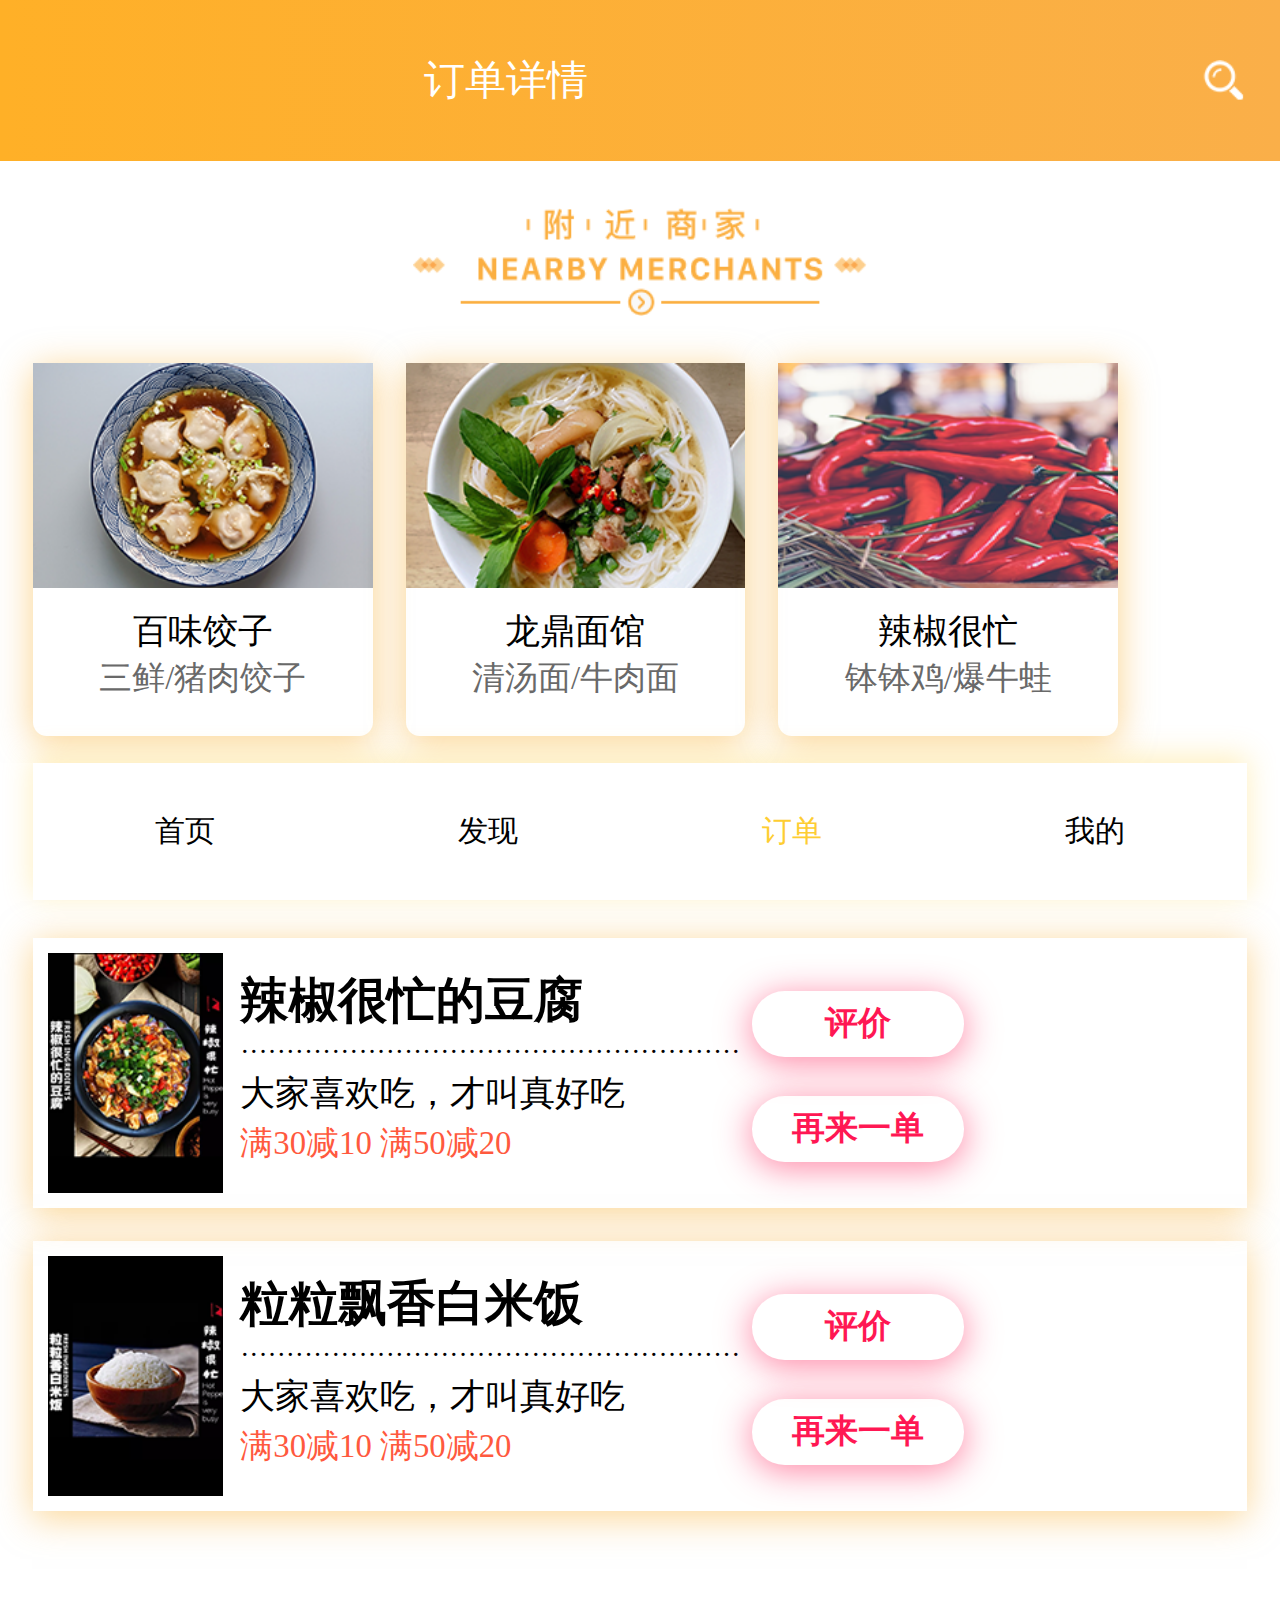
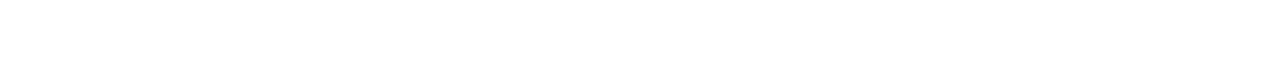
<file: order.html>
<!DOCTYPE html>
<html lang="en">
<head>
	<meta charset="UTF-8">
	<title>订单页面</title>
	<meta name="viewport" content="width=device-width,initial-scale=1.0,user-scalable=no">
	<link rel="stylesheet" href="css/rem.css">
	<link rel="stylesheet" href="https://at.alicdn.com/t/font_782928_wn1p315g0fj.css">
	<link rel="stylesheet" href="css/order.css">
</head>
<body>
	<!-- 头部开始 -->
	<header>
		<div class="title">订单详情</div>
		<div class="icon">
			<img src="img/search-white.png" alt="">
		</div>
	</header>
	<!-- 头部结束 -->


	<!-- 附近商家开始 -->
	<div class="nearby">
		<img src="img/nearby merchants.png" alt="">
	</div>
	<div class="box">
		<ul>
			<li>
				<div class="picture">
					<img src="img/dumpling-order.png" alt="">
				</div>
				<div class="text">
					<h4>百味饺子</h4>
					<h5>三鲜/猪肉饺子</h5>
				</div>
			</li>
			<li>
				<div class="picture">
					<img src="img/noodles-history.png" alt="">
				</div>
				<div class="text">
					<h4>龙鼎面馆</h4>
					<h5>清汤面/牛肉面</h5>
				</div>
			</li>
			<li>
				<div class="picture">
					<img src="img/pepper-history.png" alt="">
				</div>
				<div class="text">
					<h4>辣椒很忙</h4>
					<h5>钵钵鸡/爆牛蛙</h5>
				</div>
			</li>
		</ul>
	</div>
	<!-- 附近商家结束 -->

	<!-- 历史订单开始 -->
	<div class="history">
		<img src="img/hostorical order.png" alt="">
	</div>
	<div class="history-box">
		<ul>
			<li>
				<div class="left">
					<img src="img/tofu-history.png" alt="">
				</div>
				<div class="center">
					<h3>辣椒很忙的豆腐</h3>
					<p class="point">·······················································</p>
					<h4>大家喜欢吃，才叫真好吃</h4>
					<h5>满30减10   满50减20</h5>
				</div>
				<div class="right">
					<div class="tag">评价</div>
					<div class="tag">再来一单</div>
				</div>
			</li>
			<li>
				<div class="left">
					<img src="img/rice-history.png" alt="">
				</div>
				<div class="center">
					<h3>粒粒飘香白米饭</h3>
					<p class="point">·······················································</p>
					<h4>大家喜欢吃，才叫真好吃</h4>
					<h5>满30减10   满50减20</h5>
				</div>
				<div class="right">
					<div class="tag">评价</div>
					<div class="tag">再来一单</div>
				</div>
			</li>
		</ul>
	</div>
	<!-- 历史订单结束 -->

	<!-- 底部开始 -->
	<div class="bottom">
		<ul>
			<a href="index.html">
				<li>
					<i class="iconfont icon-shouye"></i>
					<h5>首页</h5>
				</li>
			</a>
			<li>
				<i class="iconfont icon-faxian"></i>
				<h5>发现</h5>
			</li>
			<a href="javascript:;">
				<li>
					<i class="iconfont icon-74wodedingdan yanse"></i>
					<h5 class="yanse">订单</h5>
				</li>
			</a>
			<a href="user.html">
				<li>
					<i class="iconfont icon-wode"></i>
					<h5>我的</h5>
				</li>
			</a>

		</ul>
	</div>
	<!-- 底部结束 -->
</body>
</html>
</file>
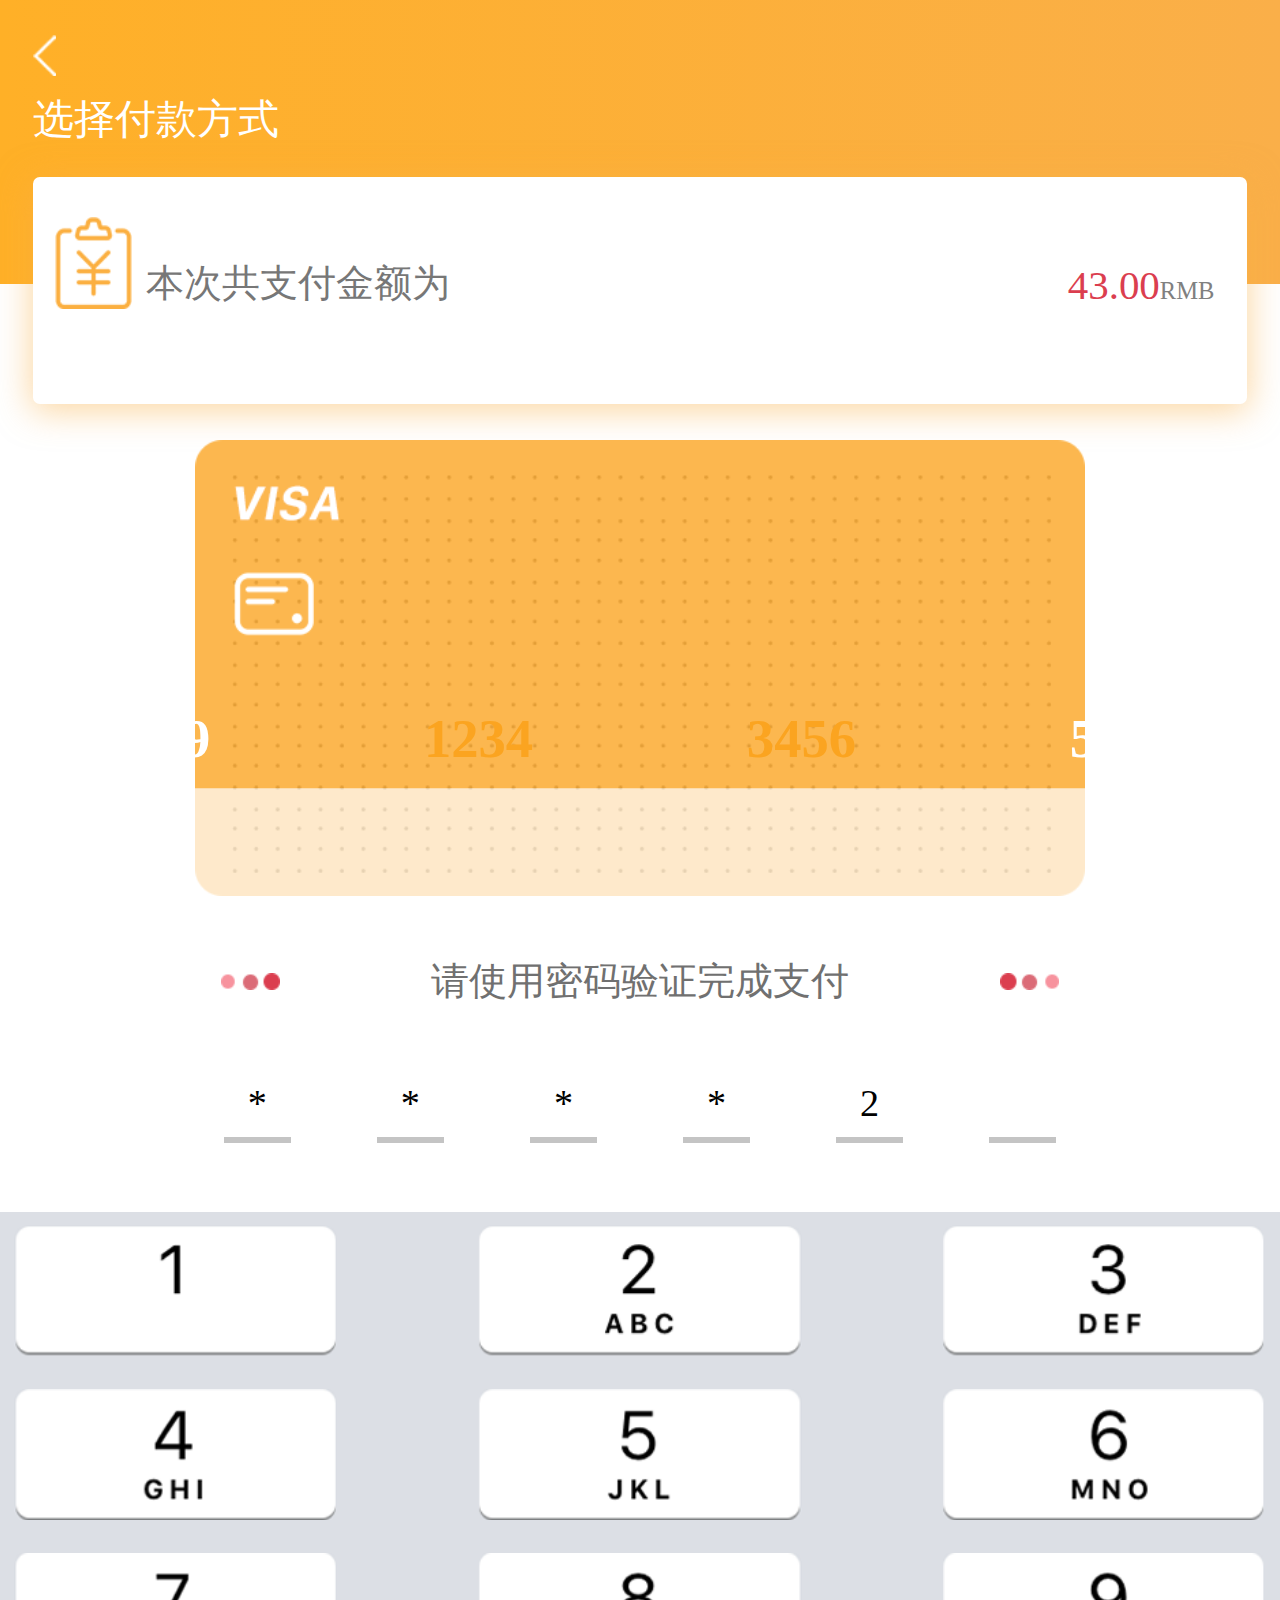
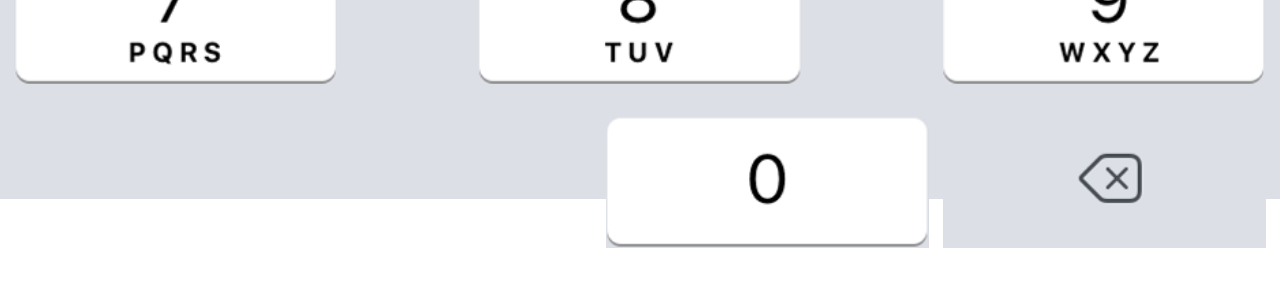
<file: password.html>
<!DOCTYPE html>
<html lang="en">
<head>
	<meta charset="UTF-8">
	<title>密码支付</title>
	<meta name="viewport" content="width=device-width,initial-scale=1.0,user-scalable=no">
	<link rel="stylesheet" href="https://at.alicdn.com/t/font_784712_7oxgji0m217.css">
	<link rel="stylesheet" href="css/rem.css">
	<link rel="stylesheet" href="css/password.css">
</head>
<body>
	<!-- 头部开始 -->
	<header>
		<div class="back">
			<a href="pay-method.html"><img src="img/back.png" alt=""></a>
		</div>

		<h4>选择付款方式</h4>

		<div class="during">
			<div class="left">
				<img src="img/cost.png" alt="">
				<p>本次共支付金额为</p>
			</div>
				<div class="right"><span>43.00</span>RMB</div>

		</div>
	</header>
	<!-- 头部结束 -->

	<!-- 银行卡开始 -->
	<div class="card">
		<img src="img/visa.png" alt="">
		<div class="num">
			<div class="word">6219</div>
			<div class="word center">1234</div>
			<div class="word center">3456</div>
			<div class="word">5680</div>
		</div>
	</div>
	<!-- 银行卡结束 -->


	<!-- 提示开始 -->
	<div class="prompt">
		<img src="img/point-left.png" alt="">
		<p>请使用密码验证完成支付</p>
		<img src="img/point-right.png" alt="">
	</div>
	<!-- 提示结束 -->

	<!-- 密码开始 -->
	<div class="pass">
		<ul>
			<li>
				<p>*</p>
			</li>
			<li>
				<p>*</p>
			</li>
			<li>
				<p>*</p>
			</li>
			<li>
				<p>*</p>
			</li>
			<li>
				<p>2</p>
			</li>
			<li>
				<p></p>
			</li>
		</ul>
	</div>
	<!-- 密码结束 -->

	<!-- 键盘开始 -->
	<div class="keyboard">
		<ul>
			<li><img src="img/1.png" alt=""></li>
			<li><img src="img/2.png" alt=""></li>
			<li><img src="img/3.png" alt=""></li>
		</ul>
		<ul>
			<li><img src="img/4.png" alt=""></li>
			<li><img src="img/5.png" alt=""></li>
			<li><a href="pay-sucess.html"><img src="img/6.png" alt=""></a></li>
		</ul>
		<ul>
			<li><img src="img/7.png" alt=""></li>
			<li><img src="img/8.png" alt=""></li>
			<li><img src="img/9.png" alt=""></li>
		</ul>
		<ul class="last">
			<li><img src="img/0.png" alt=""></li>
			<li><img src="img/delete.png" alt=""></li>
		</ul>
	</div>
	<!-- 键盘结束 -->
</body>
</html>
</file>
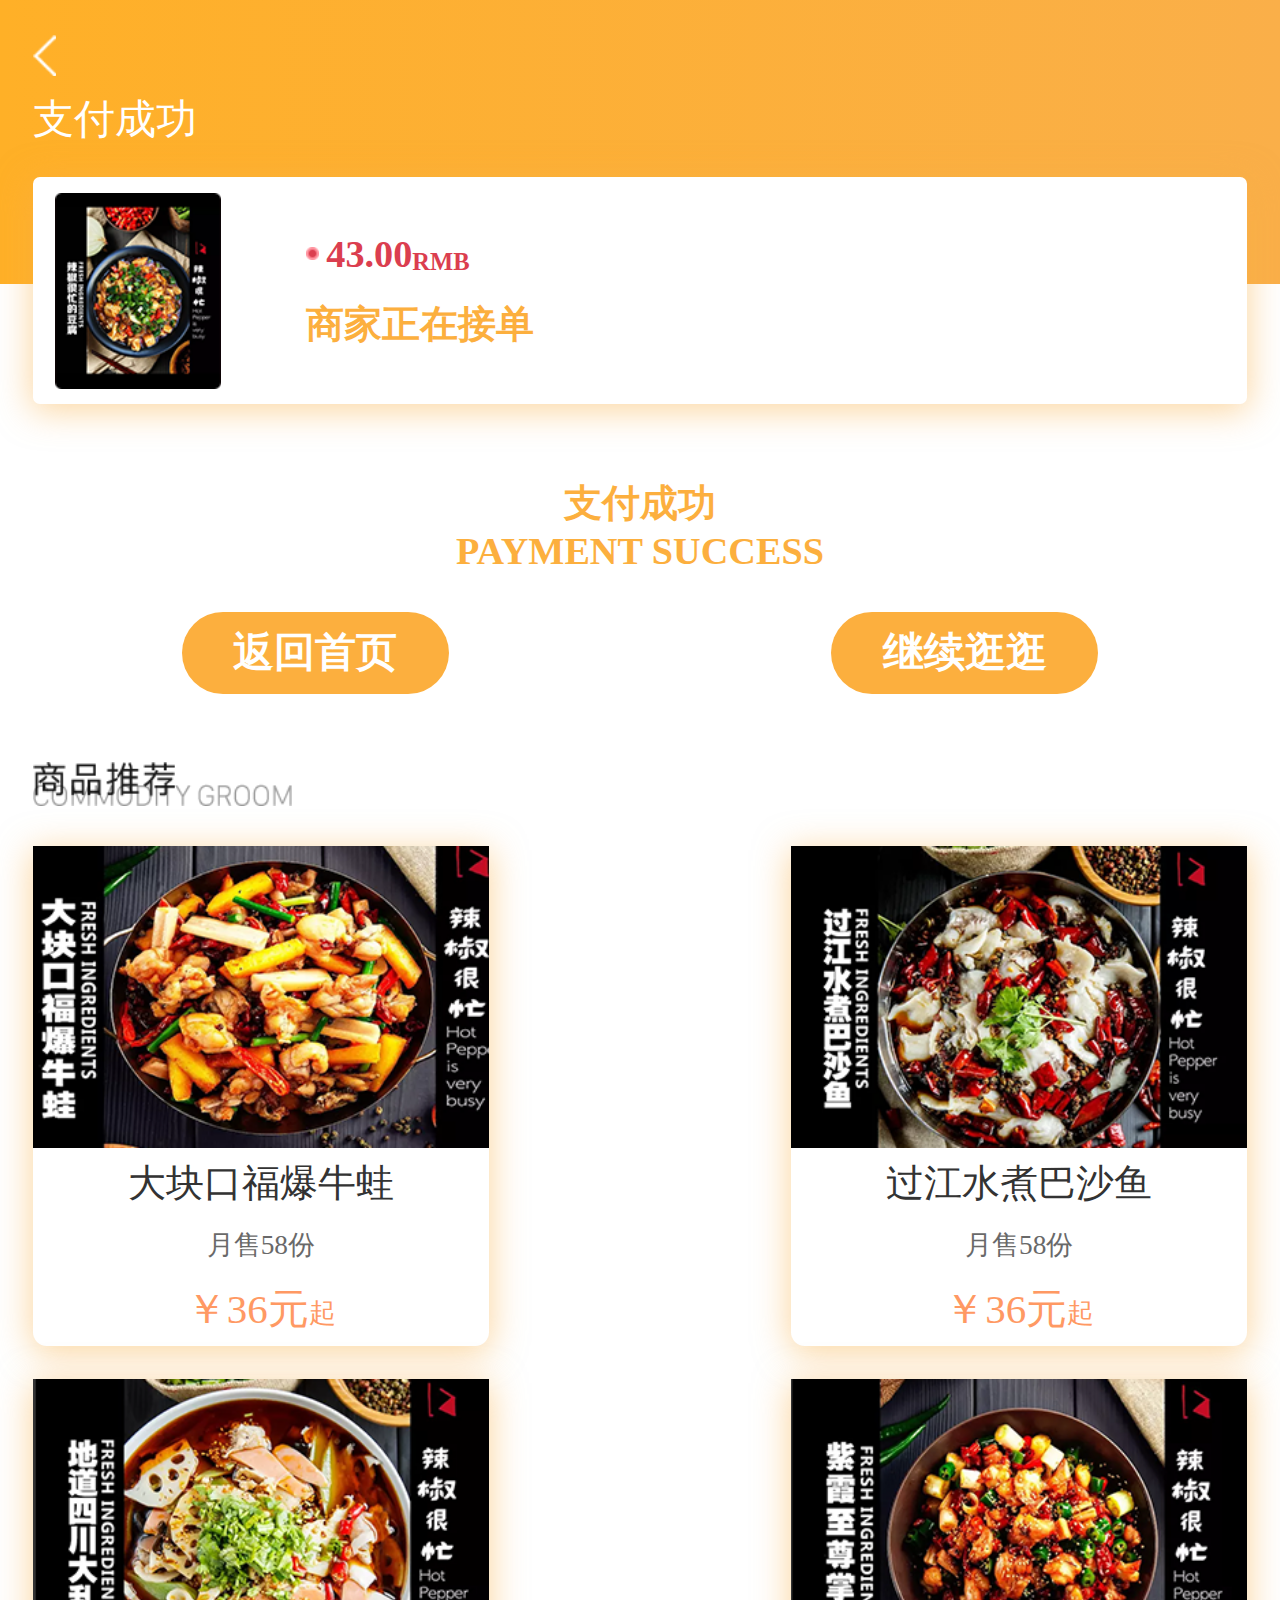
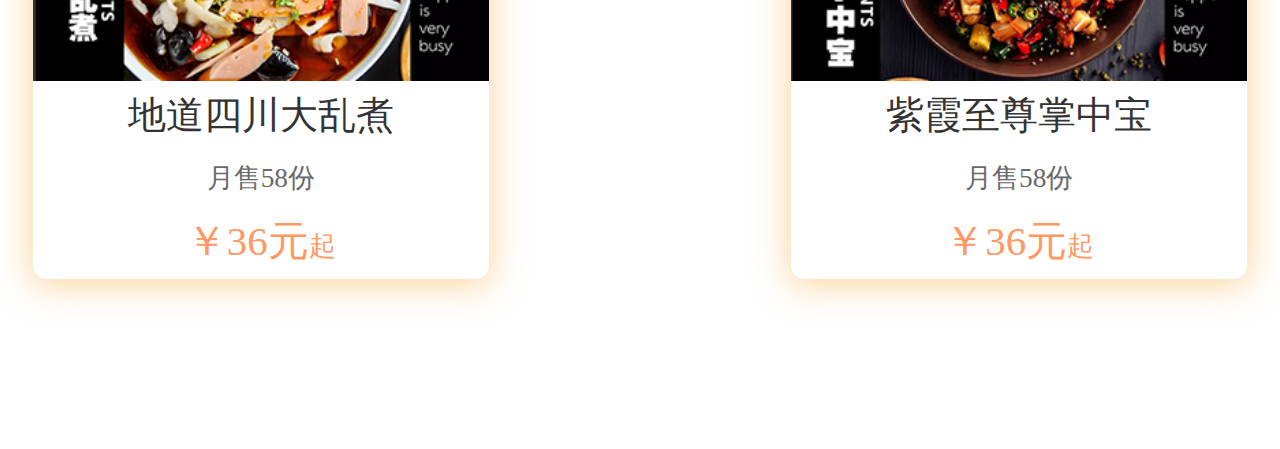
<file: pay-sucess.html>
<!DOCTYPE html>
<html lang="en">
<head>
	<meta charset="UTF-8">
	<title>支付成功</title>
	<meta name="viewport" content="width=device-width,initial-scale=1.0,user-scalable=no">
	<link rel="stylesheet" href="css/rem.css">
	<link rel="stylesheet" href="css/pay-sucess.css">
</head>
<body>
	<!-- 头部开始 -->
	<header>
		<div class="back">
			<a href="password.html"><img src="img/back.png" alt=""></a>
		</div>

		<h4>支付成功</h4>

		<div class="during">
			<div class="left">
				<img src="img/pay-sucess-pic.png" alt="">
			</div>
			<div class="right">
				<div class="num">
					<img src="img/point.png" alt="">
					<p>43.00	<span>RMB</span></p>
				</div>
				<div class="text">商家正在接单</div>
			</div>
		</div>
	</header>
	<!-- 头部结束 -->

	<!-- 支付成功开始 -->
		<div class="word">
			<h3>支付成功</h3>
			<h4>PAYMENT SUCCESS</h4>
		</div>
	<!-- 支付成功结束 -->

	<!-- 按钮开始 -->
	<div class="button">
		<a href="index.html"><div class="label">返回首页</div></a>
		<a href="store.html"><div class="label">继续逛逛</div></a>
	</div>
	<!-- 按钮结束 -->

	<!-- 商品推荐开始 -->
	<div class="recommend">
		<div class="pic">
			<img src="img/recommend.png" alt="">
		</div>
		<div class="box">
			<ul>
				<li>
					<div class="photo">
						<img src="img/bullfrog.png" alt="">
					</div>
					<div class="sign">
						<h5>大块口福爆牛蛙</h5>
						<h6>月售58份</h6>
						<h4>￥36元<p>起</p></h4>
					</div>
				</li>
				<li>
					<div class="photo">
						<img src="img/fish-pay success.png" alt="">
					</div>
					<div class="sign">
						<h5>过江水煮巴沙鱼</h5>
						<h6>月售58份</h6>
						<h4>￥36元<p>起</p></h4>
					</div>
				</li>
			</ul>
			<ul>
				<li>
					<div class="photo">
						<img src="img/cook-pay success.png" alt="">
					</div>
					<div class="sign">
						<h5>地道四川大乱煮</h5>
						<h6>月售58份</h6>
						<h4>￥36元<p>起</p></h4>
					</div>
				</li>
				<li>
					<div class="photo">
						<img src="img/baby-pay success.png" alt="">
					</div>
					<div class="sign">
						<h5>紫霞至尊掌中宝</h5>
						<h6>月售58份</h6>
						<h4>￥36元<p>起</p></h4>
					</div>
				</li>
			</ul>
		</div>
	</div>
	<!-- 商品推荐结束 -->
</body>
</html>
</file>
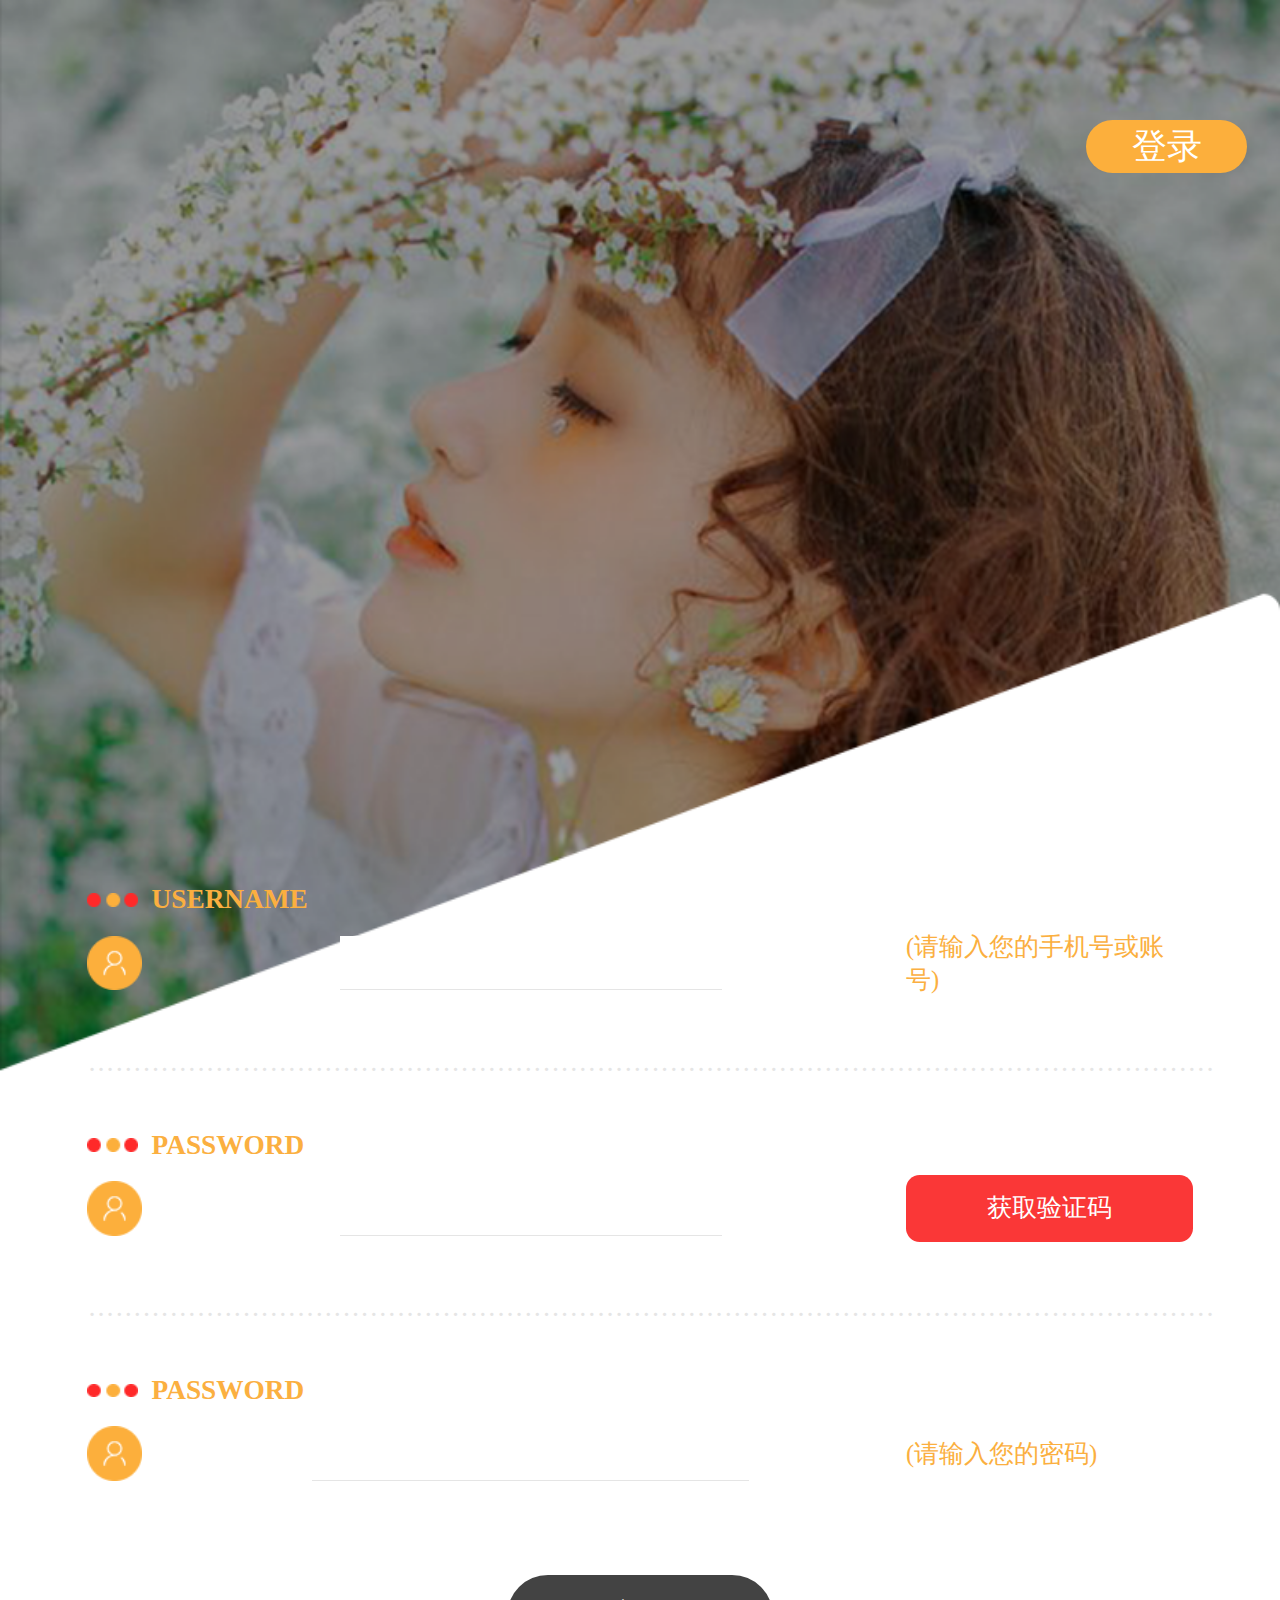
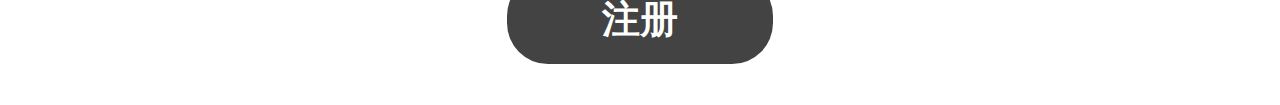
<file: register.html>
<!DOCTYPE html>
<html lang="en">
<head>
	<meta charset="UTF-8">
	<title>注册</title>
	<meta name="viewport" content="width=device-width,initial-scale=1.0,user-scalable=no">
	<link rel="stylesheet" href="css/rem.css">
	
	<link rel="stylesheet" href="css/register.css">
	<script src="js/register.js"></script>
</head>
<body>
	<!-- 注册按钮开始 -->
	<a href="login.html"><div class="bottom">
		<button>登录</button>
	</div></a>
	<!-- 注册按钮结束 -->


	<!-- 输入用户名、密码开始 -->
	<div class="info">
		<div class="username">

			<div class="top">
				<img src="img/login-point.png" alt="">
				<p>USERNAME</p>
				<div class="li-top-right erroy1">
					<img src="img/prompt-user.png" alt="" id="prompt">
				</div>
			</div>

			<div class="second">
				<div class="label">
					<img src="img/login-user.png" alt="">
				</div>
				<input type="text" class="user">
				<p>(请输入您的手机号或账号)</p>
				<img src="img/right.png" alt="" id="right">
			</div>

		</div>
		<div class="point">····························································································································</div>
		<div class="password">
			
			<div class="top">
				<img src="img/login-point.png" alt="">
				<p>PASSWORD</p>
			</div>

			<div class="second">
				<div class="label">
					<img src="img/login-user.png" alt="">
				</div>
				<input type="text" class="yanzhengma">
				<p class="yanz">获取验证码</p>
				<img src="img/right.png" alt="" id="right">
			</div>

		</div>
		<div class="point">····························································································································</div>
		<div class="again">
			
			<div class="top">
				<img src="img/login-point.png" alt="">
				<p>PASSWORD</p>
				<div class="li-top-right erroy2">
					<img src="img/prompt-pass.png" alt="" id="prompt">
				</div>
			</div>

			<div class="second">
				<div class="label">
					<img src="img/login-user.png" alt="">
				</div>
				<input type="password" class="pass">
				<p>(请输入您的密码)</p>
				<img src="img/right.png" alt="" id="right">
			</div>
		</div>
	</div>
	<!-- 输入用户名、密码结束 -->


	<!-- 登录按钮开始 -->
	<button class="register">注册</button>
	<!--<a href="login.html"><div class="login">注册</div></a>-->
	<!-- 登录按钮结束 -->


</body>
</html>
</file>
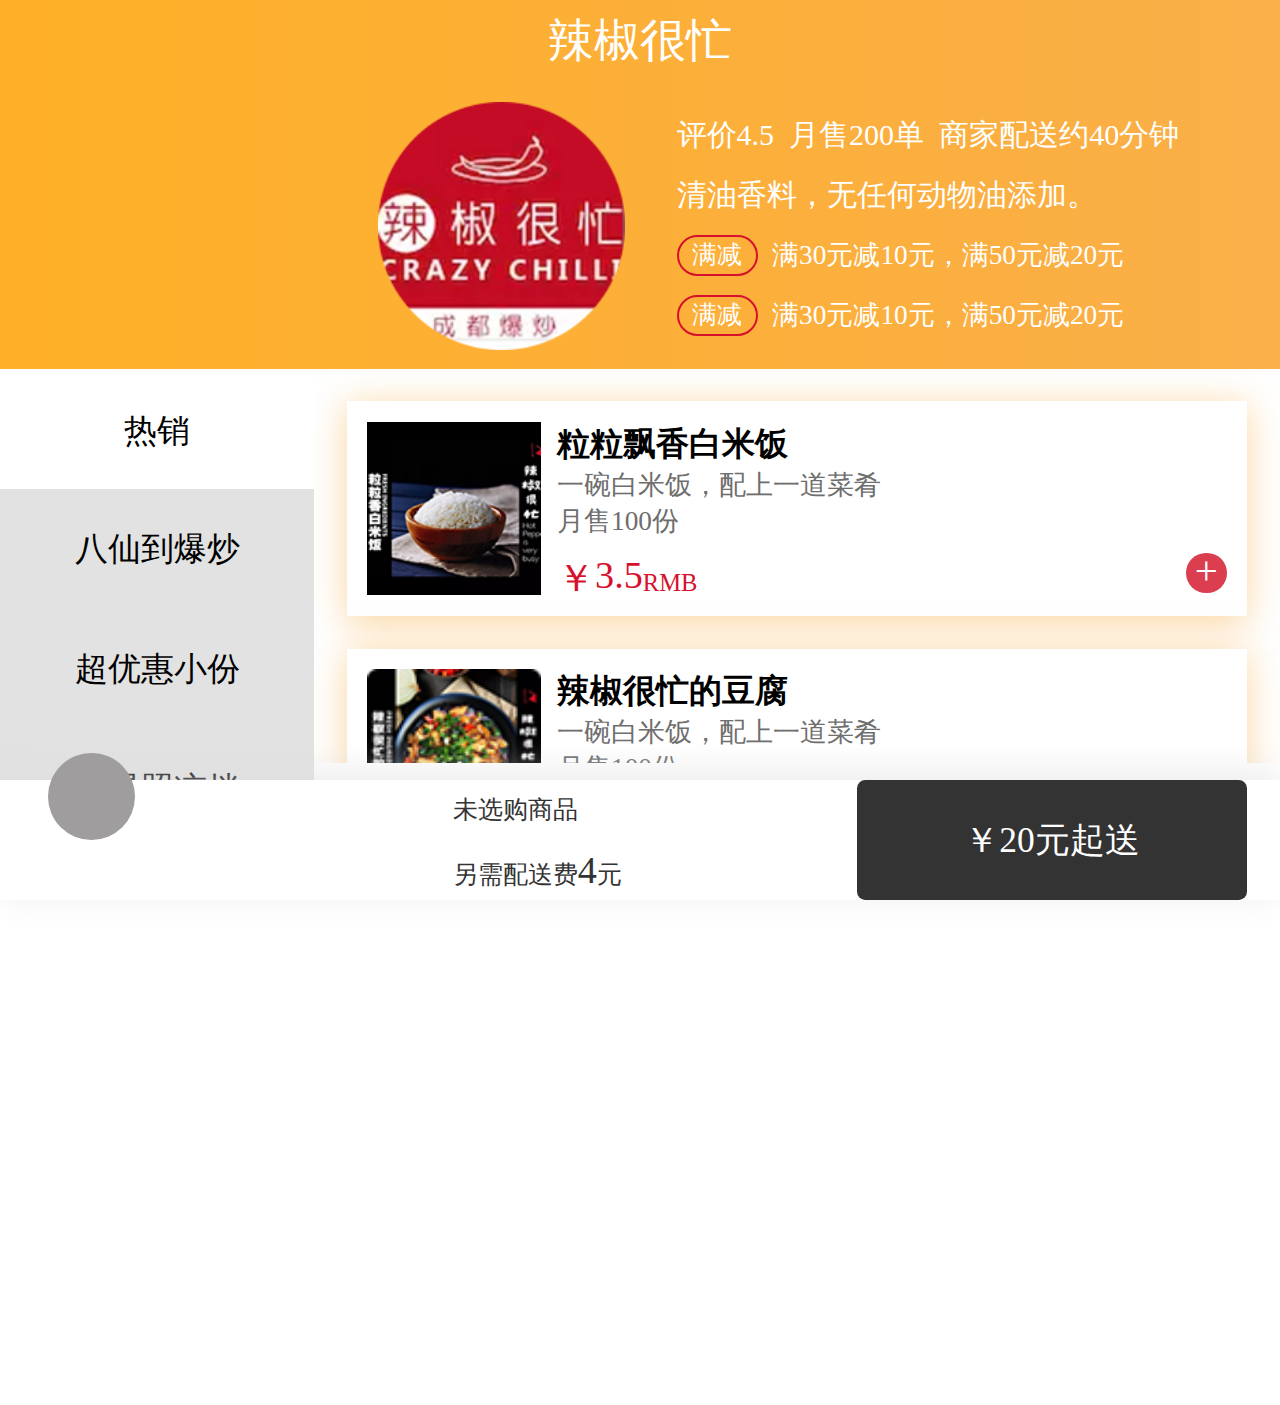
<file: store.html>
<!DOCTYPE html>
<html lang="en">
<head>
	<meta charset="UTF-8">
	<title>店铺详情</title>
	<meta name="viewport" content="width=device-width,initial-scale=1.0,user-scalable=no">
	<link rel="stylesheet" href="css/rem.css">
	<link rel="stylesheet" href="https://at.alicdn.com/t/font_784712_7oxgji0m217.css">
	<link rel="stylesheet" href="css/store.css">
	<script src="js/store.js"></script>
</head>
<body>
	<!-- 顶部开始 -->
	<header>
		<div class="title">
			<ul>
				<li>
					<a href="index.html">
						<i class="iconfont icon-fanhui"></i>
					</a>
				</li>
				<li>辣椒很忙</li>
				<li>
					<a href="">
						<i class="iconfont icon-fenxiangcopy"></i>
					</a>
				</li>
			</ul>
		</div>
		<div class="information">
			<div class="picture">
				<img src="img/store-pic.png" alt="">
			</div>
			<div class="text">
				<div class="score">评价<span>4.5</span>&nbsp;&nbsp;月售<span>200</span>单&nbsp;&nbsp;商家配送约<span>40</span>分钟</div>
				<div class="benefit">清油香料，无任何动物油添加。</div>
				<div class="reduce">
					<div class="box">满减</div>
					<p>满<span>30</span>元减<span>10</span>元，满<span>50</span>元减<span>20</span>元</p>
				</div>
				<div class="member">
					<div class="box">满减</div>
					<p>满<span>30</span>元减<span>10</span>元，满<span>50</span>元减<span>20</span>元</p>
				</div>
			</div>
		</div>
	</header>
	<!-- 顶部结束 -->

	<!-- 中间开始 -->
	<main>
		<div class="list">
			<ul>
				<li>
					<i class="iconfont icon-rexiaotuijian"></i>
					热销</li>
				<li>八仙到爆炒</li>
				<li>超优惠小份</li>
				<li>三星照凉拌</li>
				<li>三蒸锅主食</li>
				<li>巨划算套餐</li>
			</ul>
		</div>
		<div class="content">
			<ul>
				<li>
					<div class="photo">
						<img src="img/rice.png" alt="">
					</div>
					<div class="name">
						<h5>粒粒飘香白米饭</h5>
						<p>一碗白米饭，配上一道菜肴</p>
						<p>月售<span>100</span>份</p>
						<div class="num">
							<div class="price">
								￥<span class="first">3.5</span>
								<p class="rmb">RMB</p>
							</div>
							<!--<a href="add-cart.html">-->
								<div class="reduce">-</div>
								<span class="count">1</span>
								<div class="add">+</div>
							<!--</a>-->
						</div>
					</div>
					
				</li>
				<li>
					<div class="photo">
						<img src="img/tofu.png" alt="">
					</div>
					<div class="name">
						<h5>辣椒很忙的豆腐</h5>
						<p>一碗白米饭，配上一道菜肴</p>
						<p>月售<span>100</span>份</p>
						<div class="num">
							<div class="price">
								￥<span class="first">36</span>
								<p class="rmb">RMB</p>
							</div>
							<div class="reduce">-</div>
							<span class="count">0</span>
							<div class="add">+</div>
						</div>
					</div>
				</li>
				<li><div class="photo">
						<img src="img/bullfrog-store.png" alt="">
					</div>
					<div class="name">
						<h5>大块口福爆牛蛙</h5>
						<p>一碗白米饭，配上一道菜肴</p>
						<p>月售<span>100</span>份</p>
						<div class="num">
							<div class="price">
								￥<span class="first">36</span>
								<p class="rmb">RMB</p>
							</div>
							<div class="reduce">-</div>
							<span class="count">0</span>
							<div class="add">+</div>
						</div>
					</div></li>
				<li>
					<div class="photo">
						<a href="goods-details.html"><img src="img/fish-store.png" alt=""></a>
					</div>
					<div class="name">
						<h5>过江水煮巴沙鱼</h5>
						<p>一碗白米饭，配上一道菜肴</p>
						<p>月售<span>100</span>份</p>
						<div class="num">
							<div class="price">
								￥<span class="first">3.5</span>
								<p class="rmb">RMB</p>
							</div>
							<div class="reduce">-</div>
							<span class="count">0</span>
							<div class="add">+</div>
						</div>
					</div>
				</li>
				<li>
					<div class="photo">
						<a href="goods-details.html"><img src="img/rice.png" alt=""></a>
					</div>
					<div class="name">
						<h5>乐山一品钵钵鸡</h5>
						<p>一碗白米饭，配上一道菜肴</p>
						<p>月售<span>100</span>份</p>
						<div class="num">
							<div class="price">
								￥<span class="first">36</span>
								<p class="rmb">RMB</p>
							</div>
							<div class="reduce">-</div>
							<span class="count">0</span>
							<div class="add">+</div>
						</div>
					</div>
				</li>
			</ul>
		</div>
	</main>
	<!-- 中间结束 -->

	<!-- 底部开始 -->
	<footer>
		<div class="bottom">
			<div class="car">
				<i class="iconfont icon-gouwuche"></i>
			</div>
			<div class="buy">
				<p class="black">未选购商品</p>
				<p class="red"><span>43</span>RMB(满30元减20元)</p>
				<p class="send">另需配送费<span>4</span>元</p>
			</div>
			<div class="pay">￥<span>20</span>元起送</div>
		</div>
	</footer>
	<!-- 底部结束 -->

	<!-- 遮罩开始 -->
	<div class="shade">
		<div class="tag">
			<div class="top">
				<img src="img/confirm-price.png" alt="">
			</div>
			<div class="bottom">
				<p>辣椒很忙的豆腐</p>
				<p>粒粒飘香白米饭</p>
				<h6>一碗白米饭，配上一道菜肴</h6>
				<div class="num">
					<div class="label">
						<div class="reduce">-</div>
						<span class="count">3</span>
						<div class="add">+</div>
					</div>
					<div class="price">
						合计：<span>3.5</span>
						<p class="rmb">RMB</p>
					</div>
				</div>
				<a href="confirm-order.html"><div class="ok">确认支付</div></a>
			</div>

		</div>
	</div>
	<!-- 遮罩结束 -->
</body>
</html>
</file>
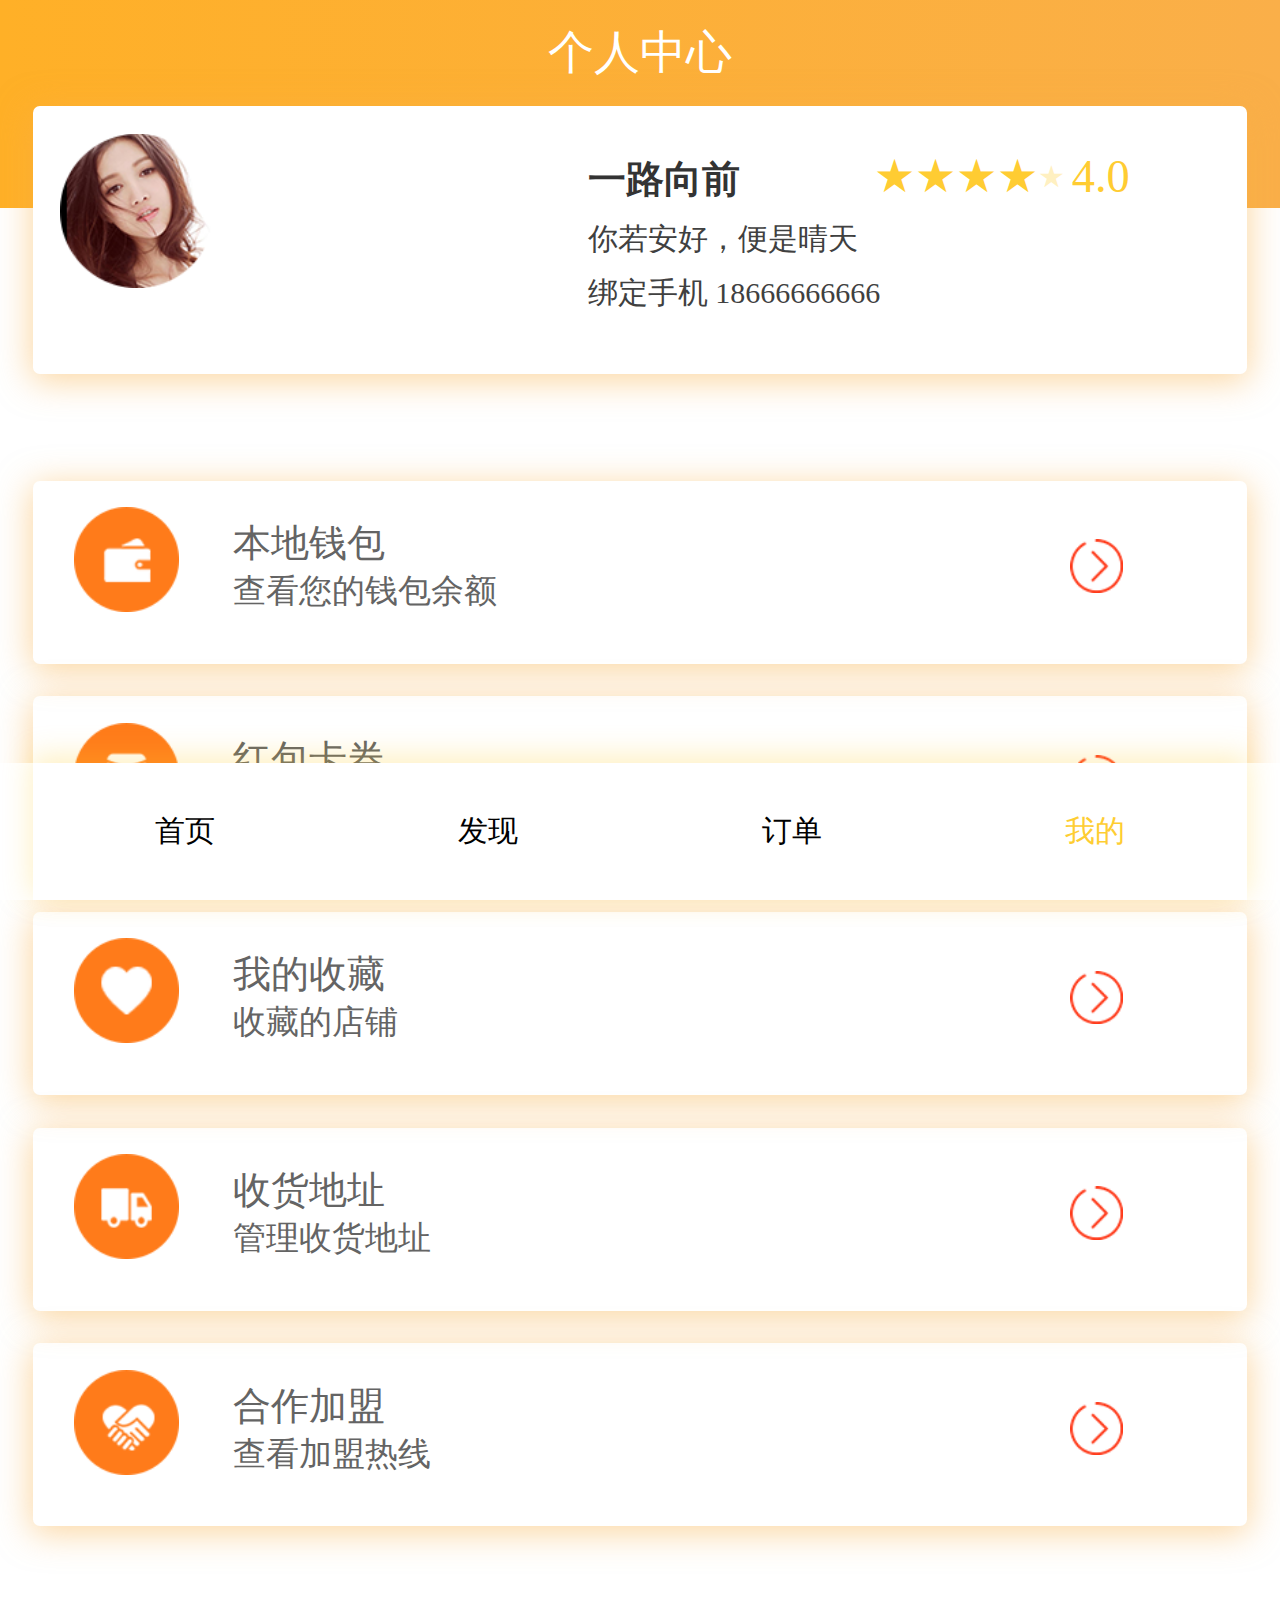
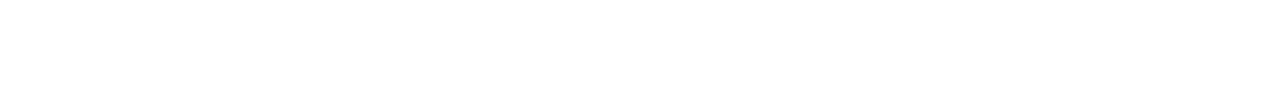
<file: user.html>
<!DOCTYPE html>
<html lang="en">
<head>
	<meta charset="UTF-8">
	<title>个人中心</title>
	<meta name="viewport" content="width=device-width,initial-scale=1.0,user-scalable=no">
	<link rel="stylesheet" href="css/rem.css">
	<link rel="stylesheet" href="https://at.alicdn.com/t/font_782928_wn1p315g0fj.css">
	<link rel="stylesheet" href="css/user.css">
</head>
<body>
	<!-- 头部开始 -->
	<header>
		<div class="title">
			<ul>
				<li>
					<a href="">
						<i class="iconfont icon-shezhi"></i>
					</a>
				</li>
				<li>个人中心</li>
				<li>
					<a href="">
						<i class="iconfont icon-xiaoxi"></i>
					</a>
				</li>
			</ul>
		</div>

		<div class="desc">
			<div class="left">
				<img src="img/user-head.png" alt="">
			</div>
			<div class="right">
				<div class="name">
					<h3>一路向前</h3>
					<div class="star">★★★★<p>★</p>4.0</div>
				</div>
				<h4>你若安好，便是晴天</h4>
				<p>绑定手机   18666666666</p>
			</div>
		</div>
	</header>
	<!-- 头部结束 -->

	<!-- 盒子开始 -->
	<div class="box">
		<ul>
			<li>
				<div class="left">
					<div class="picture">
						<img src="img/user-wallet.png" alt="">
					</div>
					<div class="text">
						<h4>本地钱包</h4>
						<h5>查看您的钱包余额</h5>
					</div>
				</div>
				<div class="right">
					<img src="img/user-more.png" alt="">
				</div>
			</li>
			<li>
				<div class="left">
					<div class="picture">
						<img src="img/envelope-user.png" alt="">
					</div>
					<div class="text">
						<h4>红包卡券</h4>
						<h5>可用红包数量</h5>
					</div>
				</div>
				<div class="right">
					<img src="img/user-more.png" alt="">
				</div>
			</li>
			<li>
				<div class="left">
					<div class="picture">
						<img src="img/collection-user.png" alt="">
					</div>
					<div class="text">
						<h4>我的收藏</h4>
						<h5>收藏的店铺</h5>
					</div>
				</div>
				<div class="right">
					<img src="img/user-more.png" alt="">
				</div>
			</li>
			<li>
				<div class="left">
					<div class="picture">
						<img src="img/address-user.png" alt="">
					</div>
					<div class="text">
						<h4>收货地址</h4>
						<h5>管理收货地址</h5>
					</div>
				</div>
				<div class="right">
					<img src="img/user-more.png" alt="">
				</div>
			</li>
			<li>
				<div class="left">
					<div class="picture">
						<img src="img/cooperation-user.png" alt="">
					</div>
					<div class="text">
						<h4>合作加盟</h4>
						<h5>查看加盟热线</h5>
					</div>
				</div>
				<div class="right">
					<img src="img/user-more.png" alt="">
				</div>
			</li>
		</ul>
	</div>
	<!-- 盒子结束 -->

	<!-- 底部开始 -->
	<div class="bottom">
		<ul>
			<a href="index.html">
				<li>
					<i class="iconfont icon-shouye"></i>
					<h5>首页</h5>
				</li>
			</a>
			<li>
				<i class="iconfont icon-faxian"></i>
				<h5>发现</h5>
			</li>
			<a href="order.html">
				<li>
					<i class="iconfont icon-74wodedingdan"></i>
					<h5>订单</h5>
				</li>
			</a>
			<a href="javascript:;">
				<li>
					<i class="iconfont icon-wode yanse"></i>
					<h5 class="yanse">我的</h5>
				</li>
			</a>

		</ul>
	</div>
	<!-- 底部结束 -->
</body>
</html>
</file>
<file: css/rem.css>
*{
	margin: 0;
	padding: 0;
	list-style: none;
	box-sizing: border-box;
}
a{
	text-decoration: none;
}
i{
	font-style: normal;
}
@media screen and (min-width: 320px) {
	html{
	font-size:calc(320/750*100px);
	}
}
@media screen and (min-width: 360px) {
	html{
		font-size:calc(360/750*100px);
		}
}
@media screen and (min-width: 375px) {
		html{
			font-size:calc(375/750*100px);
		}
}
@media screen and (min-width: 411px) {
	html{
		font-size:calc(411/750*100px);
	}
}
@media screen and (min-width: 412px) {
	html{
		font-size:calc(412/750*100px);
	}
}
@media screen and (min-width: 414px) {
	html{
		font-size:calc(414/750*100px);
	}
}
@media screen and (min-width: 750px) {
	/* 根元素的字体大小 */
	html{
		font-size:calc(750/750*100px);
	}
}
@media screen and (min-width: 768px) {
	html{
		font-size:calc(768/750*100px);
	}
}
@media screen and (min-width: 1024px) {
	html{
		font-size:calc(1024/750*100px);
	}
}
</file>
<file: css/index.css>
/*
* @Author: Administrator
* @Date:   2018-08-08 12:45:07
* @Last Modified by:   Administrator
* @Last Modified time: 2018-09-10 21:04:49
*/
/* 头部搜索开始 */
header{
	width: 100%;
	height: 0.88rem;
	background:linear-gradient(to right,#ffb027,#faaf49);
	padding: 0 0.24rem;
	position: relative;
}
/* .container{
	width: 7.02rem;
	height: 0.88rem;
	margin: 0 auto;
} */
header .pos{
	width:1.09rem;
	height: 100%;
	float: left;
	font-size: 0.3rem;
	color: #fff;
	/* text-align: center; */
	line-height: 0.88rem;
}
header .search{
	width: 4.76rem;
	height: 0.3rem;
	position: relative;
	float: left;
}
header .search input{
	width: 4.76rem;
	height: 0.30rem;
	background: #fff;
	background-image: url('../img/search.png');
	background-repeat: no-repeat;
	background-size: 0.24rem 0.24rem;
	background-position: 4.35rem center;
	border-radius: 0.2rem;
	border: none;
	margin: 0.31rem 0 0 0;
	padding-left: 0.22rem;
	/* 改变输入的文字样式 */
	font-size: 0.24rem;
	outline: none;
	position: absolute;
	top: 0;
	right: 0;
}

/* 改变input中提示性文字的样式 */
input::-webkit-input-placeholder{
	color: #e0e0e0;
	font-size: 0.20rem;
}

header .scan{
	width: 0.4rem;
	height: 0.4rem;
	background: #fff;
	border-radius: 0.2rem;
	margin: 0.24rem 0;
	position: absolute;
	top: 0;
	bottom: 0;
	margin: auto 0;
	right: 0.24rem;
	text-align: center;
	line-height: 0.4rem;

}
header .scan .icon-saoyisao{
	font-size: 0.24rem;
	color: #fecd32;
	display: block;
	text-align: center;
	line-height: 0.4rem;
}
.banner{
	width: 100%;
	height: 4.44rem;
	position: relative;
}
.banner img{
	/* display: block; */
	width: 100%;
	height: 100%;
	position: absolute;
	top: 0;
	left: 0;
}
nav{
	width: 100%;
	height: 3.66rem;
	padding: 0 0.24rem;
	margin-bottom: 0.24rem;
}
nav main{
	width: 7.02rem;
	height: 100%;
	padding: 0.05rem 0 0;
}
nav main ul{
	display: flex;
	justify-content: space-between;
	/* flex-wrap: wrap; */
	/* background: red; */
	padding-bottom: 0.1rem;
	align-content: center;
}
nav main ul li{
	width: 1.38rem;
	height: 1.73rem;
	/* background:blue; */
	font-size: 0.22rem;
	text-align: center;
}
nav main ul li img{
	width: 1.38rem;
	height: 1.47rem;
	display: block;
}
.quality img{
	display: block;
	width: 100%;
	height: 100%;
}
.picture{
	padding: 0 0.24rem;
	margin: 0.14rem 0 0.36rem;
}

.picture .left{
	width: 3.51rem;
	height: 2.38rem;
	float: left;
}
.picture .right{
	width: 3.51rem;
	height: 2.38rem;
	/* background: blue; */
	display: flex;
	flex-direction: column;
	justify-content: flex-start;
}
.picture .left img{
	width: 100%;
	height: 100%;
}
.picture .right img{
	width: 100%;
	height: 1.19rem;
}
.business img{
	display: block;
	width: 100%;
	height: 100%;
}
.choose{
	width: 100%;
	height: 0.88rem;
	padding: 0 0.24rem;
	/* background: red; */
	display: flex;
	justify-content: space-between;
	align-items: center;
	font-size: 0.22rem;
	color: #333;
	text-align: center;
}
.choose .box{
	width: 1.38rem;
	height: 0.50rem;
	/* background: blue; */
	border: 0.05rem solid #ffcc32;
	border-radius: 0.3rem;
	line-height: 0.40rem;
}
.list{
	width: 100%;
	padding: 0 0 0.24rem;
	/* background: red; */
	margin-bottom: 0.8rem;
}
.list ul{
	padding: 0 0.24rem 0 0.24rem;
}
.list ul li{
	width: 100%;
	height: 2rem;
	padding: 0.12rem 0 0.12rem 0.14rem;
	background: #fff;
	margin-bottom: 0.24rem;
	box-shadow: 0 0.04rem 0.2rem 0.01rem rgba(255, 204, 50, 0.3);
}
.list ul li .pic{
	width: 1.28rem;
	height: 1.76rem;
	float: left;
}
.list ul li .pic img{
	display: block;
	width: 100%;
	height: 100%;
}
.list ul li .content{
	width: 5.60rem;
	height: 1.76rem;
	/* background: green; */
	float: left;
	font-size: 0.36rem;
	padding-left: 0.18rem;
	display: flex;
	flex-direction: column;
	justify-content: space-between;
	/* align-items: center; */
}
.list ul li .content .name{
	width: 100%;
	display: flex;
	justify-content: flex-start;
	align-items: center;
}
.list ul li .content .name .star{
	color: #fecd32;
	font-size: 0.26rem;
	margin-left: 0.16rem;
	height: 0.3rem;
	line-height: 0.3rem;
}
.list ul li .content .point{
	width: 2.3rem;
	height: 0.04rem;
	font-size: 0.12rem;
	line-height: 0.04rem;
	color: #585857;
}
.list ul li .content .adv{
	width: 4rem;
	font-size: 0.18rem;
}
.list ul li .content .send{
	width: 100%;
	display: flex;
	justify-content: flex-start;
	font-size: 0.18rem;
}
.list ul li .content .send p{
	margin-right: 0.20rem;
}
.list ul a{
	color: #000;
}
.list .content .reduce{
	width: 100%;
	height: 0.28rem;
	font-size: 0.18rem;
	display: flex;
	justify-content: flex-start;
	line-height: 0.3rem;
}
.list .content .reduce .lable{
	width: 0.56rem;
	height: 0.28rem;
	border: 0.01rem solid #fecd32;
	border-radius: 0.14rem;
	font-size: 0.18rem;
	text-align: center;
	line-height: 0.28rem;
	margin-right: 0.2rem;
}
.list .content .members{
	width: 100%;
	height: 0.28rem;
	font-size: 0.18rem;
	display: flex;
	justify-content: space-between;
	line-height: 0.3rem;
	padding-right: 0.3rem;
}

.list .content .members .left{
	display: flex;
	justify-content: space-between;
}
.list .content .members .right{
	width: ;
	display: flex;
	justify-content: space-between;

}

.list .content .members .left .lable{
	width: 0.56rem;
	height: 0.28rem;
	border: 0.01rem solid #fecd32;
	border-radius: 0.14rem;
	font-size: 0.18rem;
	text-align: center;
	line-height: 0.28rem;
	margin-right: 0.2rem;
}

.list .content .members .right .distance{
	/* width: 100%; */
	color: #fecd32;
	font-size: 0.18rem;
	margin-right: 0.06rem;
}
.list .content .members .right .distance i.icon-dingwei{
	font-size: 0.20rem;
}
.list .content .members .right .time{
	/* width: 100%; */
	color: #fecd32;
	font-size: 0.14rem;

}
.list .content .members .right .time i.icon-msnui-clock{
	font-size: 0.20rem;

}


/* 底部开始 */
.bottom{
	width: 100%;
	height: 1rem;
	background: #fff;
	padding: 0 0.24rem;
	position: fixed;
	bottom: 0;
}
.bottom ul{
	width: 100%;
	height: 100%;
	/* background: blue; */
	/* padding: 0.22rem 0; */
	display: flex;
	align-items: center;
	justify-content: space-around;
	box-shadow: 0 -0.04rem 0.2rem 0.01rem rgba(255, 204, 50, 0.3);

}
.bottom ul li{
	display: flex;
	flex-direction: column;
	justify-content: space-between;
	align-items: center;
}
a{
	text-decoration: none;
}
.bottom ul li h5{
	font-size: 0.22rem;
	color:#000000;
	font-weight: 300;

}
.bottom ul li i{
	font-size: 0.45rem;
	color:#000000;
}
.bottom ul li h5.yanse{
	color: #fecd32;

}
.bottom ul li i.yanse{
	color: #fecd32;

}

/* 底部结束 */
</file>
<file: css/confirm-order.css>
/*
* @Author: Administrator
* @Date:   2018-08-09 22:16:09
* @Last Modified by:   Administrator
* @Last Modified time: 2018-08-14 20:21:02
*/
body,html{
	width: 100%;
	height: 100%;
	overflow: hidden;
}
header{
	width: 100%;
	height: 4.62rem;
	background: linear-gradient(to right,#ffb027,#faaf49);
	padding: 0 0.24rem 0 0.24rem;
	position: relative;
}
header .title{
	width: 100%;
	height: 0.76rem;
	/* background: red; */
	font-size: 0.28rem;
	display: flex;
	justify-content: flex-start;
	color: #fff;
}
header .title a{
	color: #fff;
}
header .title .back{
	width: 2.84rem;
	height: 100%;
	/* background: pink; */
	line-height: 0.76rem;
}
header .title .back i.icon-fanhui{
	font-size: 0.28rem;
}
header .title .word{
	width: 1.34rem;
	height: 100%;
	/* background: #000; */
	line-height: 0.76rem;
}

header .text{
	width: 100%;
	height: 0.8rem;
	/* background: blue; */
	display: flex;
	flex-direction: column;
	justify-content: space-between;
	margin-bottom: 0.28rem;
	color: #fff;
}
header .text .company{
	display: flex;
	justify-content: flex-start;
}
header .text .company p{
	font-size: 0.22rem;
	font-weight: 100;
	margin-right: 0.1rem;
	line-height: 0.22rem;

}
header .text .company .sign{
	width: 0.7rem;
	height: 0.22rem;
	border: 0.01rem solid #fff;
	border-radius: 0.11rem;
	font-size: 0.14rem;
	line-height: 0.2rem;
	text-align: center;
}
header .text span.address{
	font-size: 0.26rem;
	font-weight: 300;
	line-height: 0.26rem;
}
header .text .information{
	font-size: 0.24rem;
	font-weight: 200;
	line-height: 0.24rem;
}

header .arrive{
	width: 100%;
	height: 1.76rem;
	background: #fff;
	margin-bottom: 0.24rem;
	padding: 0.24rem 0.24rem 0.24rem 0.16rem;
	border-radius: 0.05rem;
}
header .arrive .time{
	width: 100%;
	height: 0.52rem;
}
header .arrive .time .box1{
	font-size: 0.24rem;
	color: #454545;
	line-height: 0.18rem;
}
header .arrive .time .box2{
	font-size: 0.24rem;
	font-weight: 200;
	text-align: right;
	color: #fbaf41;
	line-height: 0.16rem;
}
header .arrive .time .box3{
	font-size: 0.18rem;
	font-weight: 100;
	color: #fbaf41;
	line-height: 0.18rem;
}
header .arrive p.point{
	font-size: 0.24rem;
	line-height: 0.52rem;
	color: #7b7b7b;
}
header .arrive .pay{
	height: 0.24rem;
	display: flex;
	justify-content: space-between;
}
header .arrive .pay h3{
	font-size: 0.24rem;
	font-weight: 400;
}
header .arrive .pay h4{
	font-size: 0.24rem;
	font-weight: 200;
	color: #fbaf41;
}



header .goods{
	width: 7.02rem;
	height: 6.14rem;
	background: #fff;
	position: absolute;
	top: 3.79rem;
	padding: 0.34rem 0.24rem 0.34rem 0.16rem;
	box-shadow: 0 0.04rem 0.25rem 0.01rem rgba(250, 175, 70, 0.5);
	border-radius: 0.05rem;
}
header .goods h3{
	font-size: 0.24rem;
	line-height: 0.24rem;
}

header .goods p.point{
	font-size: 0.24rem;
	line-height: 0.52rem;
	color: #7b7b7b;
}

header .goods .food{
	height: 3.34rem;
	margin-bottom: 0.05rem;
	
}
header .goods .food .meal{
	height: 1.08rem;
	padding: 0.12rem 0;
	margin-top: 0.05rem;
}
header .goods .food .meal img{
	width: 0.81rem;
	height: 0.84rem;
	display: block;
	float: left;
	margin-right: 0.12rem;
}

header .goods .food .meal .name{
	font-size: 0.22rem;
	line-height: 0.84rem;
	float: left;
	margin-right: 0.4rem;
}
header .goods .food .meal img.multi{
	width: 0.22rem;
	height: 0.22rem;
	margin-top: 0.31rem;
	margin-right: 0.14rem;
}
header .goods .food .meal .num{
	float: left;
	width: 0.22rem;
	font-size: 0.22rem;
	line-height: 0.84rem;
}
header .goods .food .meal p{
	display: block;
	color: #db3e4f;
	font-size: 0.18rem;
	float: right;
	line-height: 0.84rem;
}
header .goods .food .meal p span{
	font-size: 0.26rem;
}


header .goods .food .meal:nth-child(2){
	padding: 0.12rem 0;
	height: 1.08rem;
}
header .goods .food .meal:nth-child(2){
	padding: 0.12rem 0;
	margin-bottom: 0.05rem;
	height: 1.08rem;
}
header .point-2{
	font-size: 0.24rem;
	line-height: 0.24rem;
	color: #7b7b7b;
}
header .envelope{
	height: 0.48rem;
	display: flex;
	justify-content: space-between;
	font-size: 0.26rem;
}
header .envelope .right{
	font-weight: 300;
}
header .subtotal{
	height: 0.48rem;
	display: flex;
	justify-content: space-between;
	font-size: 0.26rem;
}
header .subtotal .right{
	font-weight: 500;
	color: #db3e4f;
}



/* 中间开始 */
main{
	width: 100%;
	padding: 0 0.24rem 0 0.24rem;
	margin-bottom: 1rem;
}

main .tableware{
	width: 100%;
	height: 1.5rem;
	/* background: #000; */
	margin-top: 5.6rem;
	padding: 0.28rem 0.24rem 0.28rem 0.16rem;
	box-shadow: 0 0.04rem 0.25rem 0.01rem rgba(250, 175, 70, 0.5);
	border-radius: 0.05rem;
}
main .point-2{
	font-size: 0.24rem;
	line-height: 0.48rem;
	color: #7b7b7b;
}
main .note{
	height: 0.26rem;
	display: flex;
	justify-content: space-between;
	font-size: 0.26rem;
}
main .note .right{
	font-weight: 300;
}
main .tb-num{
	height: 0.26rem;
	display: flex;
	justify-content: space-between;
	font-size: 0.26rem;
}
main .tb-num .right{
	font-weight: 300;
}


/* 中间结束 */

/* 底部开始 */
footer{
	width: 100%;
	height: 0.88rem;
	background: #fff;
	padding: 0 0.24rem 0 0.24rem;
	position: fixed;
	bottom: 0;
	left: 0;
	display: flex;
	justify-content: space-between;
	align-items: center;
	box-shadow: 0 -0.04rem 0.25rem 0.01rem rgba(250, 175, 70, 0.5);
	z-index: 10;

}
footer .price{
	height: 100%;
	line-height: 0.88rem;
	font-size: 0.18rem;
	color: #db3e4f;
}
footer .price span{
	font-size: 0.28rem;
}
footer .confirm{
	width: 1.78rem;
	height: 0.48rem;
	border-radius: 0.24rem;
	font-size: 0.26rem;
	font-weight: 600;
	color: #fff;
	background: #fcaf3c;
	text-align: center;
	line-height: 0.48rem;
}
/* 底部结束 */


/*弹框开始*/
.content{
	width: 7.02rem;
	background: #fff;
	box-shadow: 0 0.04rem 0.25rem 0.01rem rgba(250, 175, 70, 0.5);
	border-radius: 0.05rem 0.05rem 0 0;
	position:absolute;
	left:0;
	right:0;
	margin:0 auto;
	top:13.8rem;
	transition: all 1s;
	/*top:1.8rem;*/
}
.content .top{
	width: 100%;
	height: 0.1rem;
	background: #db3e4f;
	border-radius: 0.05rem 0.05rem 0 0;
}
.content .payment{
	width: 100%;
	height: 10.71rem;
	padding: 0.3rem 0 0.9rem;
	/* background: red; */
}
.content .payment .title{
	width: 100%;
	height: 0.52rem;
	text-align: center;
	display: flex;
	flex-direction: column;
	align-items: center;

}
.content .payment .title h3{
	/* display: block; */
	font-size: 0.26rem;
	font-weight: 400;
	color: #686868;
	text-align: center;
	line-height: 0.26rem;
}
.content .payment .title p.eng{
	/* display: block; */
	font-size: 0.26rem;
	font-weight: 200;
	color: #979797;
	text-align: center;
	line-height: 0.26rem;
}

.content .payment .picture{
	width: 100%;
	height: 1.60rem;
	padding: 0.19rem 0.52rem;
	display: flex;
	justify-content: space-between;
}
.content .payment .picture img{
	width: 2.68rem;
	height: 1.22rem;
}

.content .payment p.point{
	height: 0.18rem;
	width: 100%;
	font-size: 0.26rem;
	color: #979797;
	line-height: 0.18rem;
	margin-bottom: 0.38rem;
}

.content .payment .title{
	margin-bottom: 0.24rem;
}

.content .payment .box{
	width: 100%;
	height: 1.63rem;
	padding: 0.24rem;
	box-shadow: 0 0.04rem 0.25rem 0.01rem rgba(250, 175, 70, 0.5);
	border-radius: 0.1rem;
	display: flex;
	justify-content: space-between;
	align-items: center;
	/* margin-top: 0.24rem; */
}
.content .payment .box .left{
	height: 100%;
	display: flex;
	align-items: center;
}
.content .payment .box .left img{
	display: block;
	width: 0.7rem;
	height: 0.7rem;
	margin-right: 0.34rem;
}
.content .payment .box .left .word{
	font-size: 0.26rem;
	font-weight: 300;
	color: #5d5d5d;
}
.content .payment .box .right{
	border-radius: 50%;
	width: 0.5rem;
	height: 0.5rem;
	position: relative;
	background: #747474;
	text-align: center;
	line-height: 0.06rem;
}
.content .payment .box .right i{
	font-size: 0.4rem;
	color:#fff;
}
.content .payment .box .pick{
	background: #fcaf3c;
}


.content .payment .bottom{
	width: 5.98rem;
	height: 0.94rem;
	background: #fcaf3c;
	border-radius: 0.47rem;
	margin: 0.4rem auto 0;
	display:flex;
	flex-direction: column;
	justify-content: flex-start;
	align-items: center;

}
.content .payment .bottom h3{
	font-size: 0.28rem;
	font-weight: 400;
	color: #fff;
	line-height: 0.28rem;
	margin-top: 0.2rem;
}
.content .payment .bottom h4{
	font-size: 0.26rem;
	font-weight: 400;
	color: #fee1c1;
	line-height: 0.26rem;
}
/*弹框结束*/
</file>
<file: css/goods-details.css>
/*
* @Author: Administrator
* @Date:   2018-08-11 22:34:36
* @Last Modified by:   Administrator
* @Last Modified time: 2018-08-12 02:03:34
*/
body,html{
	width: 100%;
	height: 100%;
}
/* 顶部开始 */
header{
	width: 100%;
	height: 0.92rem;
	background:linear-gradient(to right,#ffb027,#faaf49);
	padding-left: 0.24rem;
	padding-right: 0.24rem;
}
header .title{
	width: 100%;
	height: 100%;
	color: #fff;

	/* background: red; */
}
header .title ul{
	display: flex;
	justify-content: space-between;
	align-items: center;
	font-size: 0.34rem;
	line-height: 0.92rem;
}
header .title ul li i{
	font-size: 0.34rem;
	color: #fff;
}
/* 顶部结束 */

/* 商品图开始 */
.picture{
	width: 100%;
	height: 3.82rem;
	padding: 0.24rem;
}
.picture img{
	width: 100%;
	height: 100%;
}
/* 商品图结束 */

/* 产品介绍开始 */
.introduce{
	width: 100%;
	height: 1.16rem;
	padding: 0 0.24rem;
}
.introduce .name{
	height: 0.28rem;
	display: flex;
	justify-content: flex-start;
	line-height: 0.28rem;
}
.introduce .name .chicken{
	font-size: 0.26rem;
	color: #333;
	margin-right: 0.72rem;
}
.introduce .name .hot{
	width: 0.82rem;
	height: 0.28rem;
	border: 0.03rem solid #ffcc32;
	border-radius: 0.14rem;
	line-height: 0.24rem;
	text-align: center;
	font-size: 0.18rem;
	font-weight: 300;
	color: #ff7b2b;
}
.introduce p.point{
	font-size: 0.2rem;
	color: #aeaeae;
	line-height: 0.24rem;
}
.introduce p.word{
	font-size: 0.22rem;
	color: #5e5e5e;
	line-height: 0.22rem;
}
.introduce .level{
	width: 100%;
	height: 0.66rem;
	/* background: red; */
	padding: 0.08rem 0 0.24rem 0;
	display: flex;
	justify-content: flex-start;
}
.introduce .level .star{
	display: flex;
	font-size: 0.34rem;
	color: #ffcc32;
	line-height: 0.34rem;
}
.introduce .level .star p{
	color: #fff0c1;
	margin-right: 0.05rem;
}
.introduce .level .num{
	width: 0.58rem;
	height: 0.26rem;
	border: 0.02rem solid #fdaf35;
	border-radius: 0.15rem;
	line-height: 0.26rem;
	text-align: center;
	font-size: 0.18rem;
	color: #333;
	margin-top: 0.06rem;
	margin-right: 2.32rem;
}
.introduce .level .price{
	font-size: 0.3rem;
	color: #ff9963;
	line-height: 0.3rem;
	display: flex;
}
.introduce .level .price p{
	font-size: 0.2rem;
	margin-top: 0.04rem;
}
/* 产品介绍结束 */

/* 配菜开始 */
.vegetable{
	width: 100%;
	height: 1.16rem;
	padding: 0.24rem;
	/* background: red; */
}
.vegetable .title{
	width: 100%;
	height: 100%;
}
.vegetable .title img{
	width: 0.96rem;
	height: 0.38rem;
	display: block;
}
.vegetable .title p{
	font-size: 0.22rem;
	color: #5e5e5e;
	font-weight: 300;
}
/* 配菜结束 */

/* 客户评价开始 */
.evaluation{
	width: 100%;
	height: 2.54rem;
	padding: 0 0.24rem;
}
.evaluation img{
	width: 2.25rem;
	height: 0.32rem;
	display: block;
}
.evaluation .service{
	width: 100%;
	height: 0.44rem;
	padding: 0.12rem 0 0.12rem;
	display: flex;
}
.evaluation .eva{
	width: 100%;
	height: 0.32rem;
	padding: 0 0 0.12rem;
	display: flex;
}
.evaluation .attitude{
	font-size: 0.2rem;
	font-weight: 400;
	color: #5e5e5e;
	margin-right: 0.18rem;
	line-height: 0.2rem;
}
.evaluation .star{
	font-size: 0.2rem;
	display: flex;
	color: #ffcc32;
	line-height: 0.2rem;
	line-height: 0.2rem;
}
.evaluation .star p{
	color: #fff0c1;
}

.evaluation .user{
	width: 100%;
	height: 1.1rem;
	background: #f8f8f8;
	border: 0.01rem solid #e9e9e9;
	border-radius: 0.1rem;
	display: flex;
}
.evaluation .user .left{
	width: 0.65rem;
	height: 100%;
	padding-top: 0.1rem;
	padding-left: 0.16rem;
}
.evaluation .user .left img{
	display: block;
	width: 0.49rem;
	height: 0.49rem;
}

.evaluation .user .center{
	width: 5.35rem;
	height: 100%;
	display: flex;
	flex-direction: column;
	justify-content: space-around;
	padding-left: 0.18rem;
}
.evaluation .user .center h5{
	font-size: 0.18rem;
	font-weight: 400;
	color: #6a6a69;
}
.evaluation .user .center .star{
	font-size: 0.21rem;
	font-weight: 400;
	color: #ffcc32;
}
.evaluation .user .center .star p{
	display: flex;
	color: #fff0c1;
	margin-right: 0.14rem;
}
.evaluation .user .center h3{
	font-size: 0.22rem;
	color: #3c3838;
	font-weight: 500;
}

.evaluation .user .right{
	width: 1.02rem;
	height: 100%;
	font-size: 0.18rem;
	font-weight: 400;
	padding-top: 0.3rem;
	color: #797979;
}

.evaluation .more{
	width: 1rem;
	height: 0.28rem;
	background: #ffcc32;
	border-radius: 0.14rem;
	margin: 0.08rem auto 0;
	font-size: 0.18rem;
	font-weight: 600;
	color: #fff;
	text-align: center;
	line-height: 0.28rem;
}
/* 客户评价结束 */

/* 商品推荐开始 */
.recommend{
	width: 100%;
	height: 8.67rem;
	padding: 0.24rem;
	margin-bottom: 1rem;
}
.recommend .pic{
	width: 100%;
	height: 0.32rem;
	margin-bottom: 0.3rem;
}
.recommend .pic img{
	display: block;
	width: 1.9rem;
	height: 0.32rem;
}
.recommend .box{
	width: 100%;
	height: 7.80rem;
	
}
.recommend .box ul{
	width: 100%;
	height: 3.9rem;
	padding-bottom: 0.24rem;
	display: flex;
	justify-content: space-between;
	/* background: blue; */
}
.recommend .box ul li{
	width: 3.34rem;
	height: 100%;
	/* background: red; */
	border-radius: 0 0 0.1rem 0.1rem;
	box-shadow: 0 0.04rem 0.25rem 0.01rem rgba(250, 175, 70, 0.5);
}
.recommend .box ul li .photo{
	width: 3.34rem;
	height: 2.21rem;
}
.recommend .box ul li .photo img{
	display: block;
	width: 3.34rem;
	height: 2.21rem;
}
.recommend .box ul li .word{
	width: 100%;
	height: 1.45rem;
	display: flex;
	flex-direction: column;
	align-items: center;
	justify-content: space-around;
}
.recommend .box ul li .word h5{
	font-size: 0.28rem;
	font-weight: 400;
	color: #333;
}
.recommend .box ul li .word h6{
	font-size: 0.20rem;
	font-weight: 200;
	color: #696969;
}
.recommend .box ul li .word h4{
	display: flex;
	font-size: 0.3rem;
	font-weight: 500;
	color: #ff9963;
}
.recommend .box ul li .word h4 p{
	font-size: 0.2rem;
	margin-top: 0.1rem;
}
/* 商品推荐结束 */

/* 底部开始 */
footer{
	width: 100%;
	height: 0.88rem;
	background: #fff;
	position: fixed;
	bottom: 0;
	left: 0;
	
}
footer .bottom{
	width: 100%;
	height: 100%;
	box-shadow: 0 -0.05rem 0.25rem 0.01rem rgba(221, 221, 221, 0.6);
	display: flex;
	justify-content: flex-end;
	padding: 0 0.24rem 0;
	position: relative;
}
footer .bottom .car{
	width: 0.64rem;
	height: 0.64rem;
	background: #9f9d9e;
	border-radius: 0.32rem;
	position: absolute;
	top: -0.2rem;
	left: 0.35rem;
}
footer .bottom .buy{
	width: 2.96rem;
	height: 100%;
	/* background: red; */
	font-size: 0.18rem;
	line-height: 0.44rem;
}
footer .bottom .pay{
	width: 2.86rem;
	height: 100%;
	background: #333333;
	font-size: 0.26rem;
	line-height: 0.88rem;
	text-align: center;
	border-radius: 0.06rem;
	color: #fff;
}
footer .bottom .car i.icon-gouwuche{
	font-size: 0.3rem;
	display: block;
	color: #fff;
	text-align: center;
	line-height: 0.64rem;
}
/* 底部结束 */
</file>
<file: css/login.css>
/*
* @Author: Administrator
* @Date:   2018-08-14 09:23:28
* @Last Modified by:   Administrator
* @Last Modified time: 2018-08-16 22:47:22
*/

body{
	background-image: url('../img/login-background.png');
	background-size: cover;
	background-repeat: no-repeat;
}
/* 注册按钮开始 */
.bottom{
	width: 100%;
	padding: 0.24rem;
	text-align: right;
}
.bottom button{
	width: 1.18rem;
	height: 0.39rem;
	border-radius: 0.2rem;
	font-size: 0.26rem;
	font-weight: 500;
	color: #fff;
	border: none;
	text-align: center;
	line-height: 0.39rem;
	background: #fcaf3c;
	display: inline-block;
	padding: 0;
}
/* 注册按钮结束 */

/* 名字、头像开始 */
.desc{
	width: 100%;
	height: 4.6rem;
	padding-top: 1.4rem;
}
.desc .name{
	width: 100%;
	/* background: red; */
	font-size: 0.32rem;
	font-weight: 400;
	color: #fda625;
	text-align: center;
	padding: 0.08rem;

}
.desc .head{
	width: 2.58rem;
	height: 2.58rem;
	margin: 0 auto;
	background-image: url('../img/login-head-background.png');
	background-size: cover;
	display: flex;
	align-items: center;

}
.desc .head img{
	display: block;
	width: 1.71rem;
	height: 1.71rem;
	margin: 0 auto;
}
/* 名字、头像结束 */


/* 输入用户名、密码开始 */
.info{
	width: 100%;
	height: 3.38rem;
	display: flex;
	flex-direction: column;
	justify-content: space-between;
	padding: 0.24rem;
	/* background: red; */
}
.info .username{
	width: 100%;
	padding-left: 0.4rem;
	padding-right: 0.4rem;
}
.info .username .top{
	display: flex;
	justify-content: flex-start;
	align-items: center;
}
.info .username .top img{
	width: 0.37rem;
	height: 0.1rem;
	margin-right: 0.1rem;
	display: block;
}
.info .username .top p{
	font-size: 0.2rem;
	color: #fbaf40;
	font-weight: 600;
}
.info .username .second{
	height: 0.7rem;
	display: flex;
	justify-content: space-between;
	align-items: center;
	position: relative;
}
.info .username .second .label img{
	display: block;
	width: 0.4rem;
	height: 0.4rem;
	margin-right: 0.1rem;
}
.info .username .second input{
	height: 0.4rem;
	width: 2.8rem;
	display: block;
	border: none;
	border-bottom: 1px solid #e5e5e5;
	outline: none;
}
.info .username .second p{
	font-size: 0.18rem;
	font-weight: 500;
	color: #fbaf40;
	width: 2.1rem;

}
.info .username .second #right{
	position: absolute;
	right:2.6rem;
	top:0.1rem;
	display: block;
	width: 0.3rem;
	height: 0.3rem;
	display: none;
}

.info .point{
	line-height: 0.3rem;
	padding-left: 0.4rem;
	padding-right: 0.4rem;
	font-size: 0.2rem;
	font-weight: 400;
	color: #e5e5e5;
}



.info .password{
	width: 100%;
	padding-left: 0.4rem;
	padding-right: 0.4rem;
}
.info .password .top{
	display: flex;
	justify-content: flex-start;
	align-items: center;
}
.info .password .top img{
	width: 0.37rem;
	height: 0.1rem;
	margin-right: 0.1rem;
	display: block;
}
.info .password .top p{
	font-size: 0.2rem;
	color: #fbaf40;
	font-weight: 600;
}
.info .password .second{
	height: 0.7rem;
	display: flex;
	justify-content: space-between;
	align-items: center;
	position: relative;
}
.info .password .second .label img{
	display: block;
	width: 0.4rem;
	height: 0.4rem;
	margin-right: 0.1rem;
}
.info .password .second input{
	height: 0.4rem;
	width: 2.8rem;
	display: block;
	border: none;
	border-bottom: 1px solid #e5e5e5;
	outline: none;
}
.info .password .second p{
	font-size: 0.18rem;
	font-weight: 500;
	color: #fbaf40;
	width: 2.1rem;
}
.info .password .second #right{
	position: absolute;
	right:2.6rem;
	top:0.1rem;
	display: block;
	width: 0.3rem;
	height: 0.3rem;
	display: none;
}
/*.password .second #right{*/
	/*position: absolute;*/
	/*right:1rem;*/
	/*bottom:0;*/
/*}*/


.info .forget{
	width: 100%;
	padding-left: 0.4rem;
	padding-right: 0.4rem;
	display: flex;
	justify-content: flex-start;
	align-items: center;
}
.info .forget img{
	display: block;
	width: 0.4rem;
	height: 0.4rem;
	margin-right: 0.1rem;
}
.info .forget p{
	font-size: 0.2rem;
	color: #333;
	font-weight: 600;
}


.info .li-top-right{
	/*display: flex;*/
	/*justify-content: end;*/
}
.info .li-top-right img#prompt{
	display: block;
	width: auto;
	height:0.46rem;
	margin-left: 0.4rem;
}
.info .erroy1{
	display: block;
	display: none;
}
.info .erroy2{
	display: block;
	display: none;
}


/* 输入用户名、密码结束 */


/* 登录按钮开始 */
.login{
	display: block;
	width: 100%;
	margin: 0.3rem  auto;
	width: 1.95rem;
	height: 0.65rem;
	border-radius: 0.3rem;
	background: #434343;
	color: #fff;
	font-size: 0.28rem;
	font-weight: 600;
	text-align: center;
	line-height: 0.65rem;
	outline: none;
	border:none;
}
/* 登录按钮结束 */


/* 第三方开始 */
.other{
	width: 100%;
	height: 0.6rem;
}
.other img{
	display: block;
	margin: 0 auto;
	width: 4.22rem;
	height: 0.6rem;
}
/* 第三方结束 */

/* 第三方图标开始 */
.picture{
	width: 100%;
	height: 1.7rem;
	padding: 0.5rem 1.02rem;
	display: flex;
	justify-content: space-between;
	align-items: center;
}
.picture img.qq{
	width: 0.48rem;
	height: 0.58rem;
}
.picture img.wechat{
	width: 0.65rem;
	height: 0.52rem;
}
.picture img.sina{
	width: 0.7rem;
	height: 0.55rem;
}
/* 第三方图标结束 */
</file>
<file: css/order.css>
/*
* @Author: Administrator
* @Date:   2018-08-12 21:21:30
* @Last Modified by:   Administrator
* @Last Modified time: 2018-08-12 23:51:47
*/

/* 头部开始 */
header{
	width: 100%;
	height: 1.18rem;
	background: linear-gradient(to right,#ffb027,#faaf49);
	text-align: center;
	line-height: 1.18rem;
	display: flex;
	justify-content: space-between;
}
header .title{
	width: 4.31rem;
	font-size: 0.3rem;
	color: #fff;
	text-align: right;
}
header .icon{
	width: 0.34rem;
	height: 100%;
	display: flex;
	align-items: center;
	margin-right: 0.24rem;
}
header .icon img{
	width: 0.34rem;
	height: 0.3rem;
	display: block;
}
/* 头部结束 */

/* 附近商家开始 */
.nearby{
	width: 100%;
	height: 1.48rem;
	display: flex;
	align-items: center;
	justify-content: space-around;
}
.nearby img{
	display: block;
	width: 3.33rem;
	height: 0.79rem;
}

.box{
	width: 100%;
	height: 2.73rem;
	padding-left: 0.24rem;
}
.box ul{
	width: 7.95rem;
	display: flex;
	justify-content: space-between;
}
.box ul li{
	width: 2.49rem;
	height: 2.73rem;
	box-shadow: 0 0.04rem 0.25rem 0.01rem rgba(250, 175, 47, 0.5);
	border-radius: 0.1rem;
}
.box ul li .picture img{
	width: 100%;
	height: 1.65rem;
	display: block;
}
.box ul li .text{
	width: 100%;
	height: 1.08rem;
	display: flex;
	flex-direction: column;
	justify-content: space-between;
	align-items: center;
	padding: 0.14rem 0 0.32rem;
}
.box ul li .text h4{
	font-size: 0.26rem;
	font-weight: 400;
}
.box ul li .text h5{
	font-size: 0.24rem;
	font-weight: 200;
	color: #696969;
}
/* 附近商家结束 */

/* 历史订单开始 */
.history{
	width: 100%;
	height: 1.48rem;
	display: flex;
	align-items: center;
	justify-content: space-around;
}
.history img{
	display: block;
	width: 3.33rem;
	height: 0.79rem;
}
.history-box{
	width: 100%;
	height: 4.2rem;
	padding: 0 0.24rem;
	margin-bottom: 1.1rem;

}
.history-box ul{
	width: 100%;
	height: 100%;
	display: flex;
	flex-direction: column;
	justify-content: space-between;
}
.history-box ul li{
	width: 100%;
	height: 1.98rem;
	box-shadow: 0 0.04rem 0.25rem 0.01rem rgba(250, 175, 47, 0.5);
	padding: 0.11rem;
	display: flex;

}
.history-box ul li .left{
	width: 1.28rem;
	height: 1.76rem;
}
.history-box ul li .left img{
	width: 1.28rem;
	height: 1.76rem;
	display: block;
}

.history-box ul li .center{
	width: 3.34rem;
	height: 100%;
	padding: 0.11rem 0 0.2rem 0.13rem;
	display: flex;
	flex-direction: column;
	justify-content: space-between;
}
.history-box ul li .center h3{
	font-size: 0.36rem;
	font-weight: 600;
}
.history-box ul li .center p.point{
	font-size: 0.2rem;
	
}
.history-box ul li .center h4{
	font-size: 0.26rem;
	font-weight: 200;
}
.history-box ul li .center h5{
	font-size: 0.24rem;
	font-weight: 400;
	color: #ff593e;
}

.history-box ul li .right{
	width: 2.4rem;
	height: 100%;
	padding: 0.28rem 0.31rem 0.23rem 0;
	display: flex;
	flex-direction: column;
	justify-content: space-between;
	align-items: flex-end;
}
.history-box ul li .right .tag{
	width: 1.55rem;
	height: 0.48rem;
	border-radius: 0.24rem;
	box-shadow: 0 0.04rem 0.25rem 0.01rem rgba(255, 23, 83, 0.5);
	text-align: center;
	line-height: 0.48rem;
	font-size: 0.24rem;
	font-weight: 600;
	color: #ff1753;
}
/* 历史订单结束 */

/* 底部开始 */
.bottom{
	width: 100%;
	height: 1rem;
	background: #fff;
	padding: 0 0.24rem;
	position: fixed;
	bottom: 0;
}
.bottom ul{
	width: 100%;
	height: 100%;
	/* background: blue; */
	/* padding: 0.22rem 0; */
	display: flex;
	align-items: center;
	justify-content: space-around;
	box-shadow: 0 -0.04rem 0.2rem 0.01rem rgba(255, 204, 50, 0.3);

}
.bottom ul li{
	display: flex;
	flex-direction: column;
	justify-content: space-between;
	align-items: center;
}
a{
	text-decoration: none;
}
.bottom ul li h5{
	font-size: 0.22rem;
	color:#000000;
	font-weight: 300;

}
.bottom ul li i{
	font-size: 0.45rem;
	color:#000000;
}
.bottom ul li h5.yanse{
	color: #fecd32;

}
.bottom ul li i.yanse{
	color: #fecd32;

}
</file>
<file: css/password.css>
/*
* @Author: Administrator
* @Date:   2018-08-13 23:07:42
* @Last Modified by:   Administrator
* @Last Modified time: 2018-08-14 18:57:14
*/
/* 头部开始 */
header{
	width: 100%;
	height: 2.08rem;
	background: linear-gradient(to right,#ffb027,#faaf49);
	padding: 0 0.24rem;
}
header .back{
	width: 100%;
	height: 0.69rem;
	padding-top: 0.26rem;
}
header .back img{
	display: block;
	width: 0.17rem;
	height: 0.3rem;
}
header h4{
	font-size: 0.3rem;
	font-weight: 500;
	color: #fff;
	line-height: 0.37rem;
}

header .during{
	width: 100%;
	height: 1.66rem;
	padding: 0.11rem 0 0 0.16rem;
	background: #fff;
	margin-top: 0.24rem;
	box-shadow: 0 0.04rem 0.25rem 0.01rem rgba(250, 175, 70, 0.5);
	border-radius: 0.05rem;
	display: flex;
	align-items: flex-end;
	justify-content: space-between;
	padding-bottom: 0.7rem;
}
header .during .left{
	display: flex;
	align-items: flex-end;
}
header .during .left img{
	display: block;
	width: 0.57rem;
	height: 0.67rem;
	margin-right: 0.1rem;	
}
header .during .left p{
	font-size: 0.28rem;
	font-weight: 500;
	color: #777777;
}
header .during .right{
	font-size: 0.18rem;
	color: #808080;
	font-size: 500;
	padding-right: 0.24rem;
}
header .during .right span{
	font-size: 0.3rem;
	color: #db3e4f;
}
/* 头部结束 */

/* 银行卡开始 */
.card{
	width: 100%;
	padding: 0.24rem;
	margin-top: 0.9rem;
	margin-bottom: 0.24rem;
	position: relative;
}
.card img{
	display: block;
	width: 6.52rem;
	height: 3.34rem;
	margin: 0 auto;
}
.card .num{
	width: 100%;
	display: flex;
	justify-content: space-between;
	position: absolute;
	left: 0;
	bottom: 1.16rem;
	padding: 0 0.74rem;
}
.card .num .word{
	font-size: 0.4rem;
	font-weight: 600;
	color: #fff;
}
.card .num .center{
	color: #fba420;
}
/* 银行卡结束 */

/* 提示开始 */
.prompt{
	width: 100%;
	height: 0.3rem;
	padding: 0 1.62rem;
	display: flex;
	justify-content: space-between;
	align-items: center;
}
.prompt img{
	width: 0.43rem;
	height: 0.12rem;
}
.prompt p{
	font-size: 0.28rem;
	color: #707070;
}
/* 提示结束 */

/* 密码开始 */
.pass{
	width: 100%;
	padding: 0.5rem 1.64rem;

}
.pass ul{
	display: flex;
	justify-content: space-between;
}
.pass ul li{
	width: 0.49rem;
	border-bottom: 0.05rem solid #c4c4c4;
	font-size: 0.28rem;
	text-align: center;
	line-height: 0.49rem;
}
.pass ul li p{

}
/* 密码结束 */


/* 键盘开始 */
.keyboard{
	width: 100%;
	height: 4.3rem;
	padding: 0.1rem;
	display: flex;
	flex-direction: column;
	justify-content: space-between;
	background: #dcdfe5;
}
.keyboard ul{
	width: 100%;
	display: flex;
	justify-content: space-between;
}
.keyboard ul li img{
	width: 2.37rem;
	height: 0.96rem;
}
.keyboard ul.last{
	width: 100%;
	display: flex;
	justify-content: flex-end;
}
.keyboard ul.last li:nth-child(1){
	margin-right: 0.1rem;
}
/* 键盘结束 */
</file>
<file: css/pay-sucess.css>
/*
* @Author: Administrator
* @Date:   2018-08-12 23:55:33
* @Last Modified by:   Administrator
* @Last Modified time: 2018-08-13 00:54:01
*/
/* 头部开始 */
header{
	width: 100%;
	height: 2.08rem;
	background: linear-gradient(to right,#ffb027,#faaf49);
	padding: 0 0.24rem;
}
header .back{
	width: 100%;
	height: 0.69rem;
	padding-top: 0.26rem;
}
header .back img{
	display: block;
	width: 0.17rem;
	height: 0.3rem;
}
header h4{
	font-size: 0.3rem;
	font-weight: 500;
	color: #fff;
	line-height: 0.37rem;
}

header .during{
	width: 100%;
	height: 1.66rem;
	padding: 0.11rem 0 0.11rem 0.16rem;
	background: #fff;
	margin-top: 0.24rem;
	box-shadow: 0 0.04rem 0.25rem 0.01rem rgba(250, 175, 70, 0.5);
	border-radius: 0.05rem;
	display: flex;
}
header .during .left img{
	display: block;
	width: 1.22rem;
	height: 1.44rem;
}
header .during .right{
	width: 5.64rem;
	display: flex;
	flex-direction: column;
	padding: 0.2rem 0 0.2rem 0.62rem;
	justify-content: space-around;
}
header .during .right .num{
	display: flex;
	align-items: center;
	
}
header .during .right .num img{
	display: block;
	width: 0.1rem;
	height: 0.1rem;
	margin-right: 0.05rem;

}
header .during .right .num p{
	font-size: 0.28rem;
	color: #db3e4f;
	font-weight: 600;
	display: flex;
	align-items: flex-end;
}
header .during .right .num p span{
	display: block;
	font-size: 0.18rem;
}

header .during .right .text{
	font-size: 0.28rem;
	color: #fcaf3e;
	font-weight: 600;
}
/* 头部结束 */

/* 支付成功开始 */
.word{
	width: 100%;
	height: 1.4rem;
	padding: 0.42rem 0.24rem 0.5rem;
	margin-top: 1rem;
	text-align: center;
}
.word h3{
	font-size: 0.28rem;
	font-weight: 600;
	color: #fcaf3e;
}
.word h4{
	font-size: 0.28rem;
	font-weight: 600;
	color: #fcaf3e;
}
/* 支付成功结束 */

/* 按钮开始 */
.button{
	width: 100%;
	height: 0.6rem;
	padding: 0 1.33rem;
	display: flex;
	justify-content: space-between;
	margin-bottom: 0.26rem;
}
.button .label{
	width: 1.96rem;
	height: 0.6rem;
	border-radius: 0.3rem;
	background: #fcaf3e;
	color: #fff;
	font-size: 0.3rem;
	font-weight: 600;
	text-align: center;
	line-height: 0.6rem;
}
/* 按钮结束 */

/* 商品推荐开始 */
.recommend{
	width: 100%;
	height: 8.67rem;
	padding: 0.24rem;
	margin-bottom: 1rem;
}
.recommend .pic{
	width: 100%;
	height: 0.32rem;
	margin-bottom: 0.3rem;
}
.recommend .pic img{
	display: block;
	width: 1.9rem;
	height: 0.32rem;
}
.recommend .box{
	width: 100%;
	height: 7.80rem;
	
}
.recommend .box ul{
	width: 100%;
	height: 3.9rem;
	padding-bottom: 0.24rem;
	display: flex;
	justify-content: space-between;
	/* background: blue; */
}
.recommend .box ul li{
	width: 3.34rem;
	height: 100%;
	/* background: red; */
	border-radius: 0 0 0.1rem 0.1rem;
	box-shadow: 0 0.04rem 0.25rem 0.01rem rgba(250, 175, 70, 0.5);
}
.recommend .box ul li .photo{
	width: 3.34rem;
	height: 2.21rem;
}
.recommend .box ul li .photo img{
	display: block;
	width: 3.34rem;
	height: 2.21rem;
}
.recommend .box ul li .sign{
	width: 100%;
	height: 1.45rem;
	display: flex;
	flex-direction: column;
	align-items: center;
	justify-content: space-around;
}
.recommend .box ul li .sign h5{
	font-size: 0.28rem;
	font-weight: 400;
	color: #333;
}
.recommend .box ul li .sign h6{
	font-size: 0.20rem;
	font-weight: 200;
	color: #696969;
}
.recommend .box ul li .sign h4{
	display: flex;
	font-size: 0.3rem;
	font-weight: 500;
	color: #ff9963;
}
.recommend .box ul li .sign h4 p{
	font-size: 0.2rem;
	margin-top: 0.1rem;
}
/* 商品推荐结束 */
</file>
<file: css/register.css>
/*
* @Author: Administrator
* @Date:   2018-08-14 09:23:28
* @Last Modified by:   Administrator
* @Last Modified time: 2018-08-16 22:48:21
*/

body{
	background-image: url('../img/login-background.png');
	background-size: cover;
	background-repeat: no-repeat;
}
/* 注册按钮开始 */
.bottom{
	width: 100%;
	padding: 0.24rem;
	text-align: right;
}
.bottom button{
	width: 1.18rem;
	height: 0.39rem;
	border-radius: 0.2rem;
	font-size: 0.26rem;
	font-weight: 500;
	color: #fff;
	border: none;
	text-align: center;
	line-height: 0.39rem;
	background: #fcaf3c;
	display: inline-block;
	padding: 0;
}
/* 注册按钮结束 */


/* 输入用户名、密码开始 */
.info{
	width: 100%;
	height: 5rem;
	display: flex;
	flex-direction: column;
	justify-content: space-between;
	padding: 0.24rem;
	margin-top: 4.6rem;
	/* background: red; */
}
.info .username{
	width: 100%;
	padding-left: 0.4rem;
	padding-right: 0.4rem;
}
.info .username .top{
	display: flex;
	justify-content: flex-start;
	align-items: center;
}
.info .username .top img{
	width: 0.37rem;
	height: 0.1rem;
	margin-right: 0.1rem;
	display: block;
}
.info .username .top p{
	font-size: 0.2rem;
	color: #fbaf40;
	font-weight: 600;
}
.info .username .second{
	height: 0.7rem;
	display: flex;
	justify-content: space-between;
	align-items: center;
	position: relative;
}
.info .username .second .label img{
	display: block;
	width: 0.4rem;
	height: 0.4rem;
	margin-right: 0.1rem;
}
.info .username .second input{
	height: 0.4rem;
	width: 2.8rem;
	display: block;
	border: none;
	border-bottom: 1px solid #e5e5e5;
	outline: none;
}
.info .username .second p{
	font-size: 0.18rem;
	font-weight: 500;
	color: #fbaf40;
	width: 2.1rem;
}

.info .point{
	line-height: 0.3rem;
	padding-left: 0.4rem;
	padding-right: 0.4rem;
	font-size: 0.2rem;
	font-weight: 400;
	color: #e5e5e5;
}
.info .username .second #right{
	position: absolute;
	right:2.6rem;
	top:0.1rem;
	display: block;
	width: 0.3rem;
	height: 0.3rem;
	display: none;
}



.info .password{
	width: 100%;
	padding-left: 0.4rem;
	padding-right: 0.4rem;
}
.info .password .top{
	display: flex;
	justify-content: flex-start;
	align-items: center;
}
.info .password .top img{
	width: 0.37rem;
	height: 0.1rem;
	margin-right: 0.1rem;
	display: block;
}
.info .password .top p{
	font-size: 0.2rem;
	color: #fbaf40;
	font-weight: 600;

}
.info .password .second{
	height: 0.7rem;
	display: flex;
	justify-content: space-between;
	align-items: center;
	position: relative;
}
.info .password .second .label img{
	display: block;
	width: 0.4rem;
	height: 0.4rem;
	margin-right: 0.1rem;
}
.info .password .second input{
	height: 0.4rem;
	width: 2.8rem;
	display: block;
	border: none;
	border-bottom: 1px solid #e5e5e5;
	outline: none;
}
.info .password .second p{
	width: 1.81rem;
	height: 0.49rem;
	background: #fa3737;
	border-radius: 0.1rem;
	font-size: 0.18rem;
	font-weight: 500;
	color: #fff;
	text-align: center;
	line-height: 0.49rem;
	width: 2.1rem;
}
.info .password .second #right{
	position: absolute;
	right:2.6rem;
	top:0.1rem;
	display: block;
	width: 0.3rem;
	height: 0.3rem;
	display: none;
}



.info .again{
	width: 100%;
	padding-left: 0.4rem;
	padding-right: 0.4rem;
}
.info .again .top{
	display: flex;
	justify-content: flex-start;
	align-items: center;
}
.info .again .top img{
	width: 0.37rem;
	height: 0.1rem;
	margin-right: 0.1rem;
	display: block;
}
.info .again .top p{
	font-size: 0.2rem;
	color: #fbaf40;
	font-weight: 600;
}
.info .again .second{
	height: 0.7rem;
	display: flex;
	justify-content: space-between;
	align-items: center;
	position: relative;
}
.info .again .second .label img{
	display: block;
	width: 0.4rem;
	height: 0.4rem;
	margin-right: 0.1rem;
}
.info .again .second input{
	height: 0.4rem;
	width: 3.2rem;
	display: block;
	border: none;
	border-bottom: 1px solid #e5e5e5;
	outline: none;
}
.info .again .second p{
	font-size: 0.18rem;
	font-weight: 500;
	color: #fbaf40;
	width: 2.1rem;
}
.info .again .second #right{
	position: absolute;
	right:2.6rem;
	top:0.1rem;
	display: block;
	width: 0.3rem;
	height: 0.3rem;
	display: none;
}

.info .li-top-right{
	/*display: flex;*/
	/*justify-content: end;*/
}
.info .li-top-right img#prompt{
	display: block;
	width: auto;
	height:0.46rem;
	margin-left: 0.4rem;
}
.info .erroy1{
	display: block;
	display: none;
}
.info .erroy2{
	display: block;
	display: none;
}
/* 输入用户名、密码结束 */


/* 登录按钮开始 */
.register{
	display: block;
	width: 100%;
	margin: 0.3rem  auto;
	width: 1.95rem;
	height: 0.65rem;
	border-radius: 0.3rem;
	background: #434343;
	color: #fff;
	font-size: 0.28rem;
	font-weight: 600;
	text-align: center;
	line-height: 0.65rem;
	outline: none;
	border:none;
}
.active{
	background: #fcaf3c;
}
/* 登录按钮结束 */
</file>
<file: css/store.css>
/*
* @Author: Administrator
* @Date:   2018-08-09 09:31:34
* @Last Modified by:   Administrator
* @Last Modified time: 2018-08-11 22:43:20
*/
/* 顶部开始 */
body,html{
	width: 100%;
	height: 100%;
	overflow: hidden;
}
header{
	width: 100%;
	height: 2.7rem;
	position: fixed;
	top: 0;
	left: 0;
	background:linear-gradient(to right,#ffb027,#faaf49);
	padding-left: 0.24rem;
	padding-right: 0.24rem;
}
header .title{
	width: 100%;
	height: 0.6rem;
	color: #fff;
	/* background: red; */
}
header .information{
	width: 100%;
	height: 2.1rem;
	/* background: yellow; */
	display: flex;
	justify-content: flex-end;
}
header .title ul{
	display: flex;
	justify-content: space-between;
	align-items: center;
	font-size: 0.34rem;
	line-height: 0.6rem;
}
header .title ul li i{
	font-size: 0.34rem;
	color: #fff;
}
header .information .picture{
	padding-top: 0.15rem;
}
header .information .picture img{
	width: 1.81rem;
	height: 1.81rem;
}
header .information .text{
	width: 4.56rem;
	height: 100%;
	/* background: orange; */
	padding: 0.24rem 0 0.24rem 0.38rem;
	display: flex;
	flex-direction: column;
	justify-content: space-between;
	color: #fff;
}
header .information .text .score{
	width: 100%;
	font-size: 0.22rem;
}
header .information .text .benefit{
	width: 100%;
	font-size: 0.22rem;
	font-weight: 200;
}
header .information .text .reduce{
	width: 100%;
	display: flex;
	justify-content: flex-start;

}
header .information .text .member{
	width: 100%;
	display: flex;
	justify-content: flex-start;

}
header .information .text .box{
	width: 0.6rem;
	height: 0.3rem;
	border: 0.02rem solid #d7112d;
	border-radius: 0.15rem;
	font-size: 0.18rem;
	font-weight: 100;
	text-align: center;
	line-height: 0.26rem;
	margin-right: 0.1rem;
}

header .information .text p{
	font-size: 0.20rem;
	font-weight: 100;
	line-height: 0.3rem;
}
/* 顶部结束 */


/* 中间开始 */
main{
	width: 100%;
	height: 100%;
	/* background: blue; */
	margin-top: 2.7rem;
	margin-bottom: 1rem;
	
}
main .list{
	width: 2.30rem;
	height: 5.28rem;
	/* background: pink; */
	float: left;
	overflow: scroll;
}
main .list ul li{
	width: 100%;
	height: 0.88rem;
	background: #e2e2e2;
	font-size: 0.24rem;
	text-align: center;
	line-height: 0.88rem;
}
main .list ul li i.icon-rexiaotuijian{
	color: #ee3c3c;
	font-size: 0.28rem;
}
main .list ul li:nth-child(1){
	background: #fff;
}
main .content{
	width: calc(100% - 2.30rem);
	height: calc(100% - 3.7rem);
	/* background: yellow; */
	float: left;
	overflow: scroll;
	padding: 0.24rem;
}
main .content ul li{
	width: 100%;
	height: 1.57rem;
	background: #fff;
	box-shadow: 0 0.04rem 0.25rem 0.01rem rgba(250, 175, 70, 0.5);
	margin-bottom: 0.24rem;
	padding: 0.15rem 0 0.15rem 0.15rem;
}
main .content ul li .photo{
	float: left;
}
main .content ul li .photo img{
	width: 1.27rem;
	height: 1.27rem;
	margin-right: 0.12rem;
}
main .content ul li .name{
	width: calc(100% - 1.54rem);
	height: 1.27rem;
	/* background: pink; */
	float: left;
	display: flex;
	flex-direction: column;
	justify-content: space-between;
}
main .content ul li .name h5{
	font-size: 0.24rem;
}
main .content ul li .name p{
	font-size: 0.2rem;
	font-weight: 200;
	color: #6e6e6e;
}
main .content ul li .name .num{
	font-size: 0.28rem;
	color: #d7112d;
	display: flex;
	justify-content: space-between;
	margin-top: 0.1rem;

}
main .content ul li .name .num .price{
	display: flex;
}
main .content ul li .name .num .price span{
	font-size: 0.28rem;
	color: #d7112d;
	
}
main .content ul li .name .num .price .rmb{
	font-size: 0.18rem;
	color: #d7112d;
	padding-top: 0.12rem;
	
}
main .content ul li .name .num .add{
	width: 0.30rem;
	height: 0.30rem;
	border-radius: 0.15rem;
	background: #db3e4f;
	color: #fff;
	font-size: 0.3rem;
	text-align: center;
	line-height: 0.26rem;
}
main .content ul li .name .num .reduce{
	width: 0.30rem;
	height: 0.30rem;
	border-radius: 0.15rem;
	background: #db3e4f;
	color: #fff;
	font-size: 0.3rem;
	text-align: center;
	line-height: 0.26rem;
	margin-left: 0.6rem;
	display: none;
}
main .content ul li .name .num .count{
	line-height: 0.30rem;
	display: none;
}
/* 中间结束 */

/* 底部开始 */
footer{
	width: 100%;
	height: 0.88rem;
	background: #fff;
	position: fixed;
	bottom: 0;
	left: 0;
	
}
footer .bottom{
	width: 100%;
	height: 100%;
	box-shadow: 0 -0.05rem 0.25rem 0.01rem rgba(221, 221, 221, 0.6);
	display: flex;
	justify-content: flex-end;
	padding: 0 0.24rem 0;
	position: relative;
}
footer .bottom .car{
	width: 0.64rem;
	height: 0.64rem;
	background: #9f9d9e;
	border-radius: 0.32rem;
	position: absolute;
	top: -0.2rem;
	left: 0.35rem;
}
footer .bottom .buy{
	width: 2.96rem;
	height: 100%;
	/* background: red; */
	font-size: 0.18rem;
	line-height: 0.44rem;
	color:#333;
}
footer .bottom .buy span{
	font-size: 0.28rem;
}
footer .bottom .buy .red{
	color:#dc3f50;
	display: none;
}
footer .bottom .pay{
	width: 2.86rem;
	height: 100%;
	background: #333333;
	font-size: 0.26rem;
	line-height: 0.88rem;
	text-align: center;
	border-radius: 0.06rem;
	color: #fff;
}
footer .bottom .car i.icon-gouwuche{
	font-size: 0.3rem;
	display: block;
	color: #fff;
	text-align: center;
	line-height: 0.64rem;
}
/* 底部结束 */

/* 遮罩开始 */
.shade{
	width: 100%;
	height: 100%;
	background: rgba(255, 255, 255, 0.5);
	position: fixed;
	top: 0;
	left: 0;
	display: none;
}
.shade .tag{
	width: 5rem;
	height: 6rem;
	background: #fcbe38;
	margin: 2rem auto;
	border-radius: 0.25rem;
}
.shade .tag .top img{
	display: block;
	width: 5rem;
	height: 3.57rem;
}
.shade .tag .bottom{
	width: 100%;
	height: 2.43rem;
	padding: 0.24rem;
	position: relative;
}
.shade .tag .bottom p{
	font-size: 0.3rem;
	font-weight: 600;
}
.shade .tag .bottom h6{
	font-size: 0.22rem;
	color: #575757;
}

.shade .tag .bottom .num{
	width: 2.2rem;
	font-size: 0.28rem;
	color: #d7112d;
	display: flex;
	flex-direction: column;
	justify-content: space-between;

}
.shade .tag .bottom .num .price{
	display: flex;
	font-size: 0.3rem;
	font-weight: 600;
	color: #db3e4f;
}
.shade .tag .bottom .num .price span{
	font-size: 0.30rem;
	color: #db3e4f;
}
.shade .tag .bottom .num .price .rmb{
	font-size: 0.18rem;
	color: #db3e4f;
	padding-top: 0.12rem;

}
.shade .tag .bottom .num .label{
	display: flex;
	width: 1.08rem;
	justify-content: space-between;
	color: #db3e4f;
}
.shade .tag .bottom .num .add{
	width: 0.35rem;
	height: 0.35rem;
	border-radius: 0.2rem;
	background: #db3e4f;
	color: #fff;
	font-size: 0.3rem;
	font-weight: 600;
	text-align: center;
	line-height: 0.30rem;
}
.shade .tag .bottom .num .reduce{
	width: 0.35rem;
	height: 0.35rem;
	border-radius: 0.2rem;
	background: #db3e4f;
	color: #fff;
	font-size: 0.3rem;
	text-align: center;
	line-height: 0.25rem;
}

.shade .tag .bottom .ok{
	width: 1.83rem;
	height: 0.47rem;
	border-radius: 0.25rem;
	background: #fff;
	color: #db3e4f;
	font-size: 0.28rem;
	font-weight: 600;
	text-align: center;
	line-height: 0.47rem;
	position: absolute;
	right: 0.24rem;
	bottom: 0.3rem;
}
/* 遮罩结束 */
</file>
<file: css/user.css>
/*
* @Author: Administrator
* @Date:   2018-08-13 20:41:44
* @Last Modified by:   Administrator
* @Last Modified time: 2018-08-14 21:57:43
*/
/* 头部开始 */
header{
	width: 100%;
	height: 1.52rem;
	background:linear-gradient(to right,#ffb027,#faaf49);
	padding-left: 0.24rem;
	padding-right: 0.24rem;
}
header .title{
	width: 100%;
	height: 0.78rem;
	color: #fff;
	/* background: red; */
}
header .title ul{
	display: flex;
	justify-content: space-between;
	align-items: center;
	font-size: 0.34rem;
	line-height: 0.78rem;
}
header .title ul li i{
	font-size: 0.34rem;
	color: #fff;
}

header .desc{
	width: 100%;
	height: 1.96rem;
	border-radius: 0.05rem;
	background: #fff;
	box-shadow: 0 0.04rem 0.25rem 0.01rem rgba(250, 175, 70, 0.5);
	display: flex;
	justify-content: space-between;
}
header .desc .left{
	width: 1.13rem;
	height: 1.13rem;
	margin-top: 0.2rem;
	margin-left: 0.2rem;
}
header .desc .left img{
	width: 100%;
	height: 100%;
}
header .desc .right{
	width: 5.69rem;
	height: 100%;
	padding: 0.35rem 0.86rem 0.44rem;
	display: flex;
	flex-direction: column;
	justify-content: space-between;
}
header .desc .right .name{
	width: 100%;
	display: flex;
	justify-content: space-between;
}
header .desc .right h3{
	font-size: 0.28rem;
	font-weight: 600;
	color: #333;
}
header .desc .right .star{
	display: flex;
	font-size: 0.34rem;
	color: #ffcc32;
	line-height: 0.34rem;
}
header .desc .right .star p{
	color: #fff0c1;
	margin-right: 0.05rem;
}
header .desc .right h4,p{
	font-size: 0.22rem;
	color: #404040;
	font-weight: 400;
}
/* 头部结束 */


/* 盒子开始 */
.box{
	width: 100%;
	padding: 0.5rem 0.24rem;
	/* background: red; */
	margin-top: 1.5rem;
	margin-bottom: 0.5rem;

}
.box ul li{
	width: 100%;
	height: 1.34rem;
	border-radius: 0.05rem;
	box-shadow: 0 0.04rem 0.25rem 0.01rem rgba(250, 175, 70, 0.5);
	margin-bottom: 0.24rem;
	padding: 0.27rem 0.3rem 0.36rem;
	display: flex;
	justify-content: space-between;
	align-items: center;
}
.box ul li .left{
	width: 3.12rem;
	height: 100%;
	display: flex;
	justify-content: space-between;
	align-items: center;
}
.box ul li .left img{
	width: 0.77rem;
	height: 0.77rem;
	margin-right: 0.4rem;
}
.box ul li .left .text{
	width: 3rem;
	display: flex;
	flex-direction: column;
	justify-content: space-between;
	align-items: flex-start;
}
.box ul li .left .text h4{
	font-size: 0.28rem;
	font-weight: 400;
	color: #646464;
}
.box ul li .left .text h5{
	font-size: 0.24rem;
	font-weight: 400;
	color: #646464;
}
.box ul li .right{
	width: 1rem;
	height: 0.39rem;
}
.box ul li .right img{
	display: block;
	width: 0.39rem;
	height: 0.39rem;
}
/* 盒子结束 */


/* 底部开始 */
.bottom{
	width: 100%;
	height: 1rem;
	background: #fff;
	padding: 0 0.24rem;
	position: fixed;
	bottom: 0;
}
.bottom ul{
	width: 100%;
	height: 100%;
	/* background: blue; */
	/* padding: 0.22rem 0; */
	display: flex;
	align-items: center;
	justify-content: space-around;
	box-shadow: 0 -0.04rem 0.2rem 0.01rem rgba(255, 204, 50, 0.3);

}
.bottom ul li{
	display: flex;
	flex-direction: column;
	justify-content: space-between;
	align-items: center;
}
a{
	text-decoration: none;
}
.bottom ul li h5{
	font-size: 0.22rem;
	color:#000000;
	font-weight: 300;
}
.bottom ul li i{
	font-size: 0.45rem;
	color:#000000;
}
.bottom ul li h5.yanse{
	color: #fecd32;

}
.bottom ul li i.yanse{
	color: #fecd32;

}
</file>
